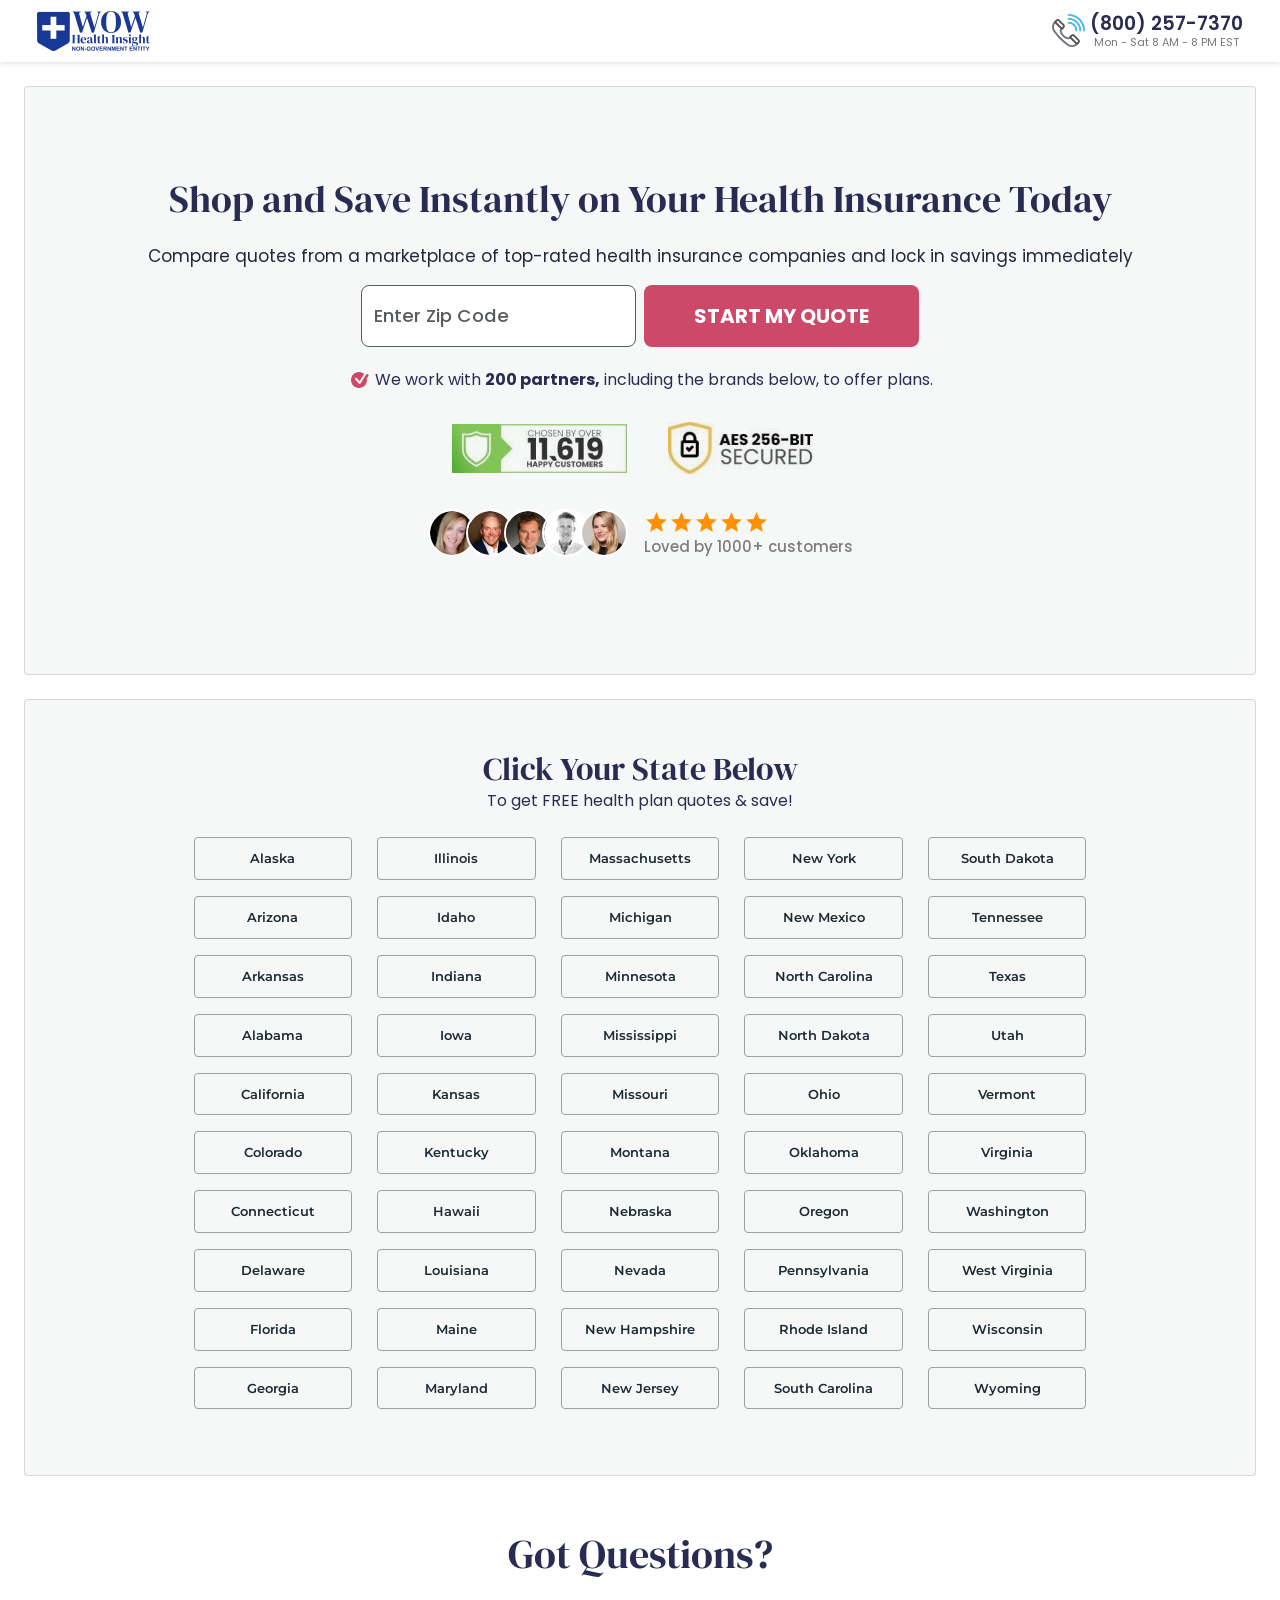
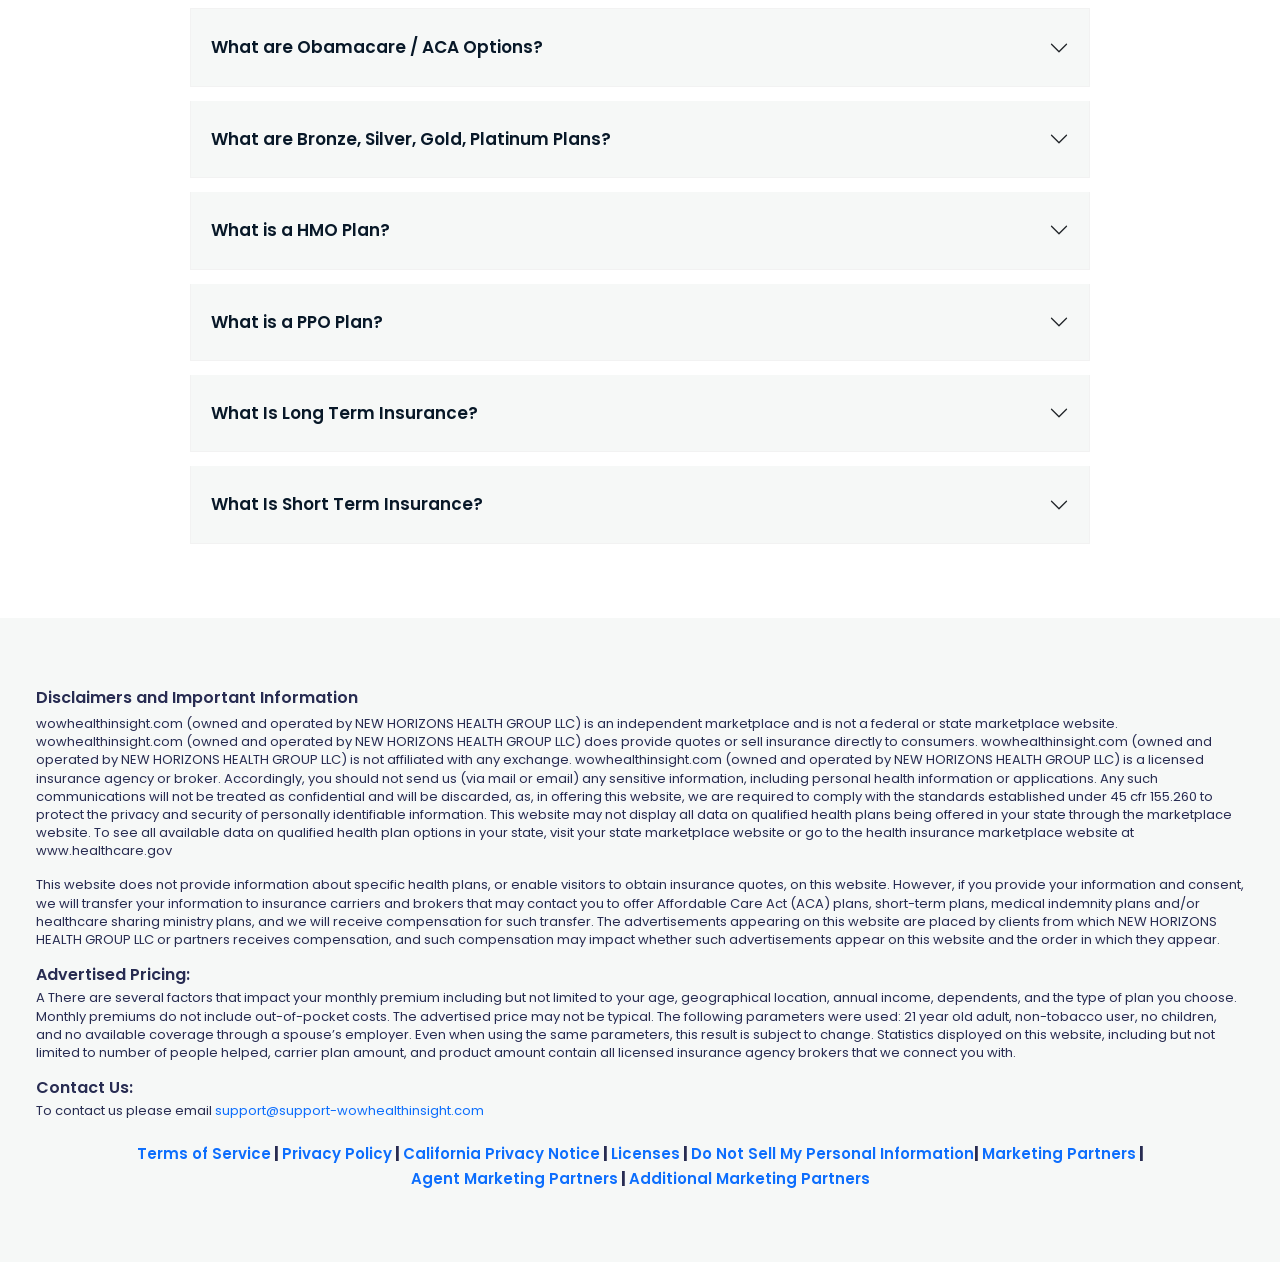
<file: index.html>
<!DOCTYPE html>
<html class="no-js" lang="">
  <head>
    <meta charset="utf-8" />
    <meta http-equiv="x-ua-compatible" content="ie=edge" />
    <title>Wow Health Insight</title>
    <meta name="description" content="" />
    <meta name="viewport" content="width=device-width, initial-scale=1" />
    <!-- Favicons -->
    <link rel="icon" type="image/x-icon" href="/images/favicon.webp" />
    <link href="/images/favicon.webp" rel="apple-touch-icon" />
    <!-- <base href="/"> -->

    <link
      href="https://cdn.jsdelivr.net/npm/bootstrap@5.3.0/dist/css/bootstrap.min.css"
      rel="stylesheet"
      integrity="sha384-9ndCyUaIbzAi2FUVXJi0CjmCapSmO7SnpJef0486qhLnuZ2cdeRhO02iuK6FUUVM"
      crossorigin="anonymous"
    />
    <link rel="stylesheet" href="./assets/css/bootstrap.min.css" />
    <link rel="stylesheet" href="./style4_minified.css" />
    <link rel="preconnect" href="https://fonts.googleapis.com" />
    <link rel="preconnect" href="https://fonts.gstatic.com" crossorigin />

    <link href="https://fonts.cdnfonts.com/css/montserrat" rel="stylesheet" />

    <style>
      .bg-light {
        background-color: #f6f8f7 !important;
      }
      .border-s-light {
        border: 1px solid rgba(0, 0, 0, 0.125);
        border-radius: 0.25rem !important;
      }
      #zipcode {
        font-size: 1.15rem;
      }
    </style>

    <script>
      (function (w, d, s, l, i) {
        w[l] = w[l] || [];
        w[l].push({ "gtm.start": new Date().getTime(), event: "gtm.js" });
        var f = d.getElementsByTagName(s)[0],
          j = d.createElement(s),
          dl = l != "dataLayer" ? "&l=" + l : "";
        j.async = true;
        j.src = "https://www.googletagmanager.com/gtm.js?id=" + i + dl;
        f.parentNode.insertBefore(j, f);
      })(window, document, "script", "dataLayer", "GTM-P7ZK2JB");
    </script>

    <script>
      var head = document.head;
      var script = document.createElement("script");
      script.type = "text/javascript";
      script.src =
        "https://t.wowhealthinsight.com/v1/lst/universal-script?ph=38334f4769723ac39348d829b8d0f9c703c3cbf5177397e4d1a3617d947b7907&tag=!clicked&ref_url=" +
        encodeURI(document.URL);
      head.appendChild(script);
    </script>
  </head>

  <body>
    <header class="nav-header">
      <div class="container-fluid">
        <div class="nav-logo">
          <img src="assets/img/logo/logo.webp" alt="" />
        </div>
        <!-- /.nav-logo -->

        <a href="tel:8002577370" class="phone-flex">
          <img
            src="assets/img/users/phone-call.webp"
            class="phon-logo"
            alt="phone"
          />
          <div class="clltxt">
            <span> (800) 257-7370 </span>
            <p>Mon - Sat 8 AM - 8 PM EST</p>
          </div>
          <!-- /.clltxt --> </a
        ><!-- /.phone-flex -->
      </div>
      <!-- /.container -->
    </header>
    <!-- /.nav-header -->

    <div
      class="alert alert-primary text-center mb-0 mobi-alrt"
      id="imagecheck"
      style="display: none"
    >
      <div class="row">
        <div class="col-md-12 col-sm-12">
          <span id="headlineimage"></span>
        </div>
        <div class="col-md-12 col-sm-12">
          <img
            id="providerimagealert"
            style="max-width: 150px; padding-top: 10px"
          />
        </div>
      </div>
    </div>
    <!-- /.alert -->

    <!-- Hero Section -->
    <!-- <div class="hero-area-wrapper"> -->
    <section
      class="hero-area border-s-light m-4 sm:m-10 p-6 sm:p-10 rounded-2xl md:py-6 md:mt-4 md:mx-32"
    >
      <div class="container">
        <div class="col gx-0 align-items-center justify-content-center">
          <div class="col-lg-12">
            <div class="d-none">
              <div class="mob-google">
                <div class="star-flex">
                  <svg
                    xmlns="http://www.w3.org/2000/svg"
                    xmlns:xlink="http://www.w3.org/1999/xlink"
                    aria-hidden="true"
                    role="img"
                    class="iconify iconify--ic"
                    width="100%"
                    height="100%"
                    preserveAspectRatio="xMidYMid meet"
                    viewBox="0 0 24 24"
                  >
                    <path
                      fill="currentColor"
                      d="M12 17.27L18.18 21l-1.64-7.03L22 9.24l-7.19-.61L12 2L9.19 8.63L2 9.24l5.46 4.73L5.82 21L12 17.27z"
                    ></path>
                  </svg>
                  <svg
                    xmlns="http://www.w3.org/2000/svg"
                    xmlns:xlink="http://www.w3.org/1999/xlink"
                    aria-hidden="true"
                    role="img"
                    class="iconify iconify--ic"
                    width="100%"
                    height="100%"
                    preserveAspectRatio="xMidYMid meet"
                    viewBox="0 0 24 24"
                  >
                    <path
                      fill="currentColor"
                      d="M12 17.27L18.18 21l-1.64-7.03L22 9.24l-7.19-.61L12 2L9.19 8.63L2 9.24l5.46 4.73L5.82 21L12 17.27z"
                    ></path>
                  </svg>
                  <svg
                    xmlns="http://www.w3.org/2000/svg"
                    xmlns:xlink="http://www.w3.org/1999/xlink"
                    aria-hidden="true"
                    role="img"
                    class="iconify iconify--ic"
                    width="100%"
                    height="100%"
                    preserveAspectRatio="xMidYMid meet"
                    viewBox="0 0 24 24"
                  >
                    <path
                      fill="currentColor"
                      d="M12 17.27L18.18 21l-1.64-7.03L22 9.24l-7.19-.61L12 2L9.19 8.63L2 9.24l5.46 4.73L5.82 21L12 17.27z"
                    ></path>
                  </svg>
                  <svg
                    xmlns="http://www.w3.org/2000/svg"
                    xmlns:xlink="http://www.w3.org/1999/xlink"
                    aria-hidden="true"
                    role="img"
                    class="iconify iconify--ic"
                    width="100%"
                    height="100%"
                    preserveAspectRatio="xMidYMid meet"
                    viewBox="0 0 24 24"
                  >
                    <path
                      fill="currentColor"
                      d="M12 17.27L18.18 21l-1.64-7.03L22 9.24l-7.19-.61L12 2L9.19 8.63L2 9.24l5.46 4.73L5.82 21L12 17.27z"
                    ></path>
                  </svg>
                  <svg
                    xmlns="http://www.w3.org/2000/svg"
                    xmlns:xlink="http://www.w3.org/1999/xlink"
                    aria-hidden="true"
                    role="img"
                    class="iconify iconify--ic"
                    width="100%"
                    height="100%"
                    preserveAspectRatio="xMidYMid meet"
                    viewBox="0 0 24 24"
                  >
                    <path
                      fill="currentColor"
                      d="M12 17.27L18.18 21l-1.64-7.03L22 9.24l-7.19-.61L12 2L9.19 8.63L2 9.24l5.46 4.73L5.82 21L12 17.27z"
                    ></path>
                  </svg>
                </div>
                <!-- /.star-flex -->
                <p>Top Level Service</p>
              </div>
              <!-- /.mob-google -->
            </div>
            <!-- /.d-lg-none -->

            <div class="hero-left">
              <h1 id="headerText" class="text-center"></h1>

              <p class="sub-text text-center" id="subHeader"></p>

              <form
                onSubmit="return false;"
                class="col-md-6 col-sm-12D mx-auto"
              >
                <div class="form-con rounded">
                  <input
                    type="text"
                    class="form-control input-fil"
                    placeholder="Enter Zip Code"
                    id="zipcode"
                  />
                  <button class="btn-action" type="button" id="button1">
                    <span class="desktop-only"> START MY QUOTE </span>
                    <span class="mobile-only"> Lock in Savings Today </span>
                    <svg
                      class="mobile-only"
                      width="24"
                      height="24"
                      viewBox="0 0 24 24"
                      fill="none"
                      xmlns="http://www.w3.org/2000/svg"
                    >
                      <path
                        d="M9 18L15 12L9 6"
                        stroke="#fff"
                        stroke-width="2"
                        stroke-linecap="round"
                        stroke-linejoin="round"
                      ></path>
                    </svg>
                  </button>
                </div>
                <!-- /.form-con -->
              </form>
              <div class="mobile-only text-center">
                <p class="mb-3" style="font-size: 17px; font-weight: 500">
                  Speak directly with a licensed agent
                </p>
                <a
                  class="globalFooter__telephoneNum w-100"
                  href="tel:8002577370"
                  style="max-width: 100%; background: #fd7602"
                >
                  <svg
                    class="globalFooter__phoneCallIcon"
                    width="24"
                    height="25"
                    viewBox="0 0 24 25"
                    fill="white"
                    xmlns="http://www.w3.org/2000/svg"
                  >
                    <g clip-path="url(#clip0_1672_1533)">
                      <path
                        d="M8.22976 5.72673C8.70273 6.53527 8.6757 6.85868 8.00003 7.50551C7.44597 8.04453 6.79733 8.51618 6.22976 9.04173C5.41895 9.79636 5.28381 10.1871 5.81084 11.1574C6.29733 12.0737 6.86489 12.9901 7.5676 13.7447C9.40543 15.766 11.5271 17.4909 13.8514 18.9597C14.7703 19.5392 15.1622 19.4583 15.8649 18.6229C16.3108 18.0973 16.7298 17.5313 17.1757 17.0058C17.8514 16.2107 18.2568 16.1434 19.1487 16.6689C20.4595 17.437 21.7838 18.2051 23.0811 18.9732C24.0676 19.5527 24.1757 19.8626 23.7568 20.9407C22.8784 23.245 20.3379 24.8486 17.7973 24.7138C15.5406 24.606 13.5271 23.7436 11.6352 22.5982C7.66219 20.186 4.28381 17.1405 2.02706 13.017C1.10814 11.3326 0.500029 9.54032 0.12165 7.66722C-0.37835 5.10686 0.689218 3.23375 2.6757 1.77839C3.28381 1.3337 3.09462 1.46845 3.86489 0.915953C4.35138 0.565588 5.16219 0.71382 5.55408 1.34717C8.22976 5.72673 8.22976 5.72673 8.22976 5.72673Z"
                      ></path>
                    </g>
                    <defs>
                      <clipPath id="clip0_1672_1533">
                        <rect
                          width="24"
                          height="24"
                          fill="white"
                          transform="translate(0 0.727295)"
                        ></rect>
                      </clipPath>
                    </defs>
                  </svg>
                  <span class="js-medicare-swap-inline" style="display: none"
                    >1&nbsp;</span
                  >
                  (800) 257-7370
                </a>
              </div>

              <div class="desktop-only text-center">
                <div
                  class="d-flex flex-column justify-content-center align-items-center gap-2 md-gap-0 mt-2 mb-2 md-mt-8"
                >
                  <!-- <div
                      class="d-flex justify-content-center align-items-center gap-2"
                    >
                      
                      <span class="md-block mobile-size">
                        We've helped <b>2467 people</b> from this month.
                      </span>
                    </div> -->
                  <div class="d-md-block d-lg-block d-none">
                    <p>
                      <svg
                        xmlns="http://www.w3.org/2000/svg"
                        x="0px"
                        y="0px"
                        width="24"
                        height="24"
                        viewBox="0 0 72 72"
                      >
                        <path
                          d="M62.991,18.668c1.854,1.2,2.386,3.677,1.186,5.531l-4.642,7.173C59.829,32.872,60,34.415,60,36	c0,13.25-10.75,24-24,24S12,49.25,12,36s10.75-24,24-24c5.99,0,11.46,2.2,15.67,5.83L37.48,39.76l-8.15-9.33	c-1.09-1.25-2.98-1.38-4.23-0.29c-1.25,1.09-1.38,2.98-0.29,4.23l10.76,12.34c0.58,0.65,1.4,1.03,2.26,1.03	c0.08,0,0.15-0.01,0.22-0.01c0.94-0.07,1.79-0.57,2.3-1.36l17.11-26.516C58.66,17.998,61.135,17.467,62.991,18.668z"
                          fill="#CD496A"
                        ></path>
                      </svg>
                      We work with
                      <b class="text-gray-800">200 partners,</b> including the
                      brands below, to offer plans.
                    </p>
                  </div>
                </div>

                <!-- /.single-flex -->
              </div>
              <!-- /.why-ch -->

              <!-- /.avatar-flex -->
            </div>
            <!-- /.hero-left -->
          </div>
          <!-- /.col-lg-6 -->

          <div class="col-lg-12 mt-3 d-block container-view" style="">
            <div class="row gy-2 px-10 justify-content-center">
              <div class="col-md-3 col-sm-6 mobile-view">
                <div class="simple-card">
                  <div
                    onclick="openQuestionPage()"
                    class="card-single cursor-pointer"
                  >
                    <img src="./images/hero/badge-1.jpeg" alt="" />
                  </div>
                </div>
              </div>
              <!-- /.col-lg-6 -->
              <div class="col-md-3 col-sm-6 mobile-view">
                <div class="simple-card">
                  <div
                    onclick="openQuestionPage()"
                    class="card-single cursor-pointer"
                  >
                    <img src="./images/hero/badge-2.jpeg" alt="" />
                  </div>
                </div>
              </div>
              <!-- /.col-lg-6 -->
              <!-- <div class="col-md-3 col-sm-4 mobile-view">
                <div class="simple-card">
                  <div
                    onclick="openQuestionPage()"
                    class="card-single cursor-pointer"
                  >
                    <img src="assets/img/hero/united.webp" alt="" />
                  </div>
                </div>
              </div> -->
              <!-- /.col-lg-6 -->
              <!-- <div class="col-md-3 col-sm-4 mobile-view">
                <div class="simple-card">
                  <div
                    onclick="openQuestionPage()"
                    class="card-single cursor-pointer"
                  >
                    <img src="assets/img/hero/cigna-logo.svg" alt="" />
                  </div>
                </div>
              </div> -->
              <!-- /.col-lg-6 -->
            </div>
            <!-- /.row -->
          </div>
          <div class="avatar-flex">
            <div class="avatar-img">
              <img src="assets/img/users/1.webp" alt="" />
              <img src="assets/img/users/2.webp" alt="" />
              <img src="assets/img/users/3.webp" alt="" />
              <img src="assets/img/users/4.webp" alt="" />
              <img src="assets/img/users/5.webp" alt="" />
            </div>
            <!-- /.avatar-img -->
            <div class="rate-flex">
              <div class="star-flex">
                <svg
                  xmlns="http://www.w3.org/2000/svg"
                  xmlns:xlink="http://www.w3.org/1999/xlink"
                  aria-hidden="true"
                  role="img"
                  class="iconify iconify--ic"
                  width="100%"
                  height="100%"
                  preserveAspectRatio="xMidYMid meet"
                  viewBox="0 0 24 24"
                >
                  <path
                    fill="currentColor"
                    d="M12 17.27L18.18 21l-1.64-7.03L22 9.24l-7.19-.61L12 2L9.19 8.63L2 9.24l5.46 4.73L5.82 21L12 17.27z"
                  ></path>
                </svg>
                <svg
                  xmlns="http://www.w3.org/2000/svg"
                  xmlns:xlink="http://www.w3.org/1999/xlink"
                  aria-hidden="true"
                  role="img"
                  class="iconify iconify--ic"
                  width="100%"
                  height="100%"
                  preserveAspectRatio="xMidYMid meet"
                  viewBox="0 0 24 24"
                >
                  <path
                    fill="currentColor"
                    d="M12 17.27L18.18 21l-1.64-7.03L22 9.24l-7.19-.61L12 2L9.19 8.63L2 9.24l5.46 4.73L5.82 21L12 17.27z"
                  ></path>
                </svg>
                <svg
                  xmlns="http://www.w3.org/2000/svg"
                  xmlns:xlink="http://www.w3.org/1999/xlink"
                  aria-hidden="true"
                  role="img"
                  class="iconify iconify--ic"
                  width="100%"
                  height="100%"
                  preserveAspectRatio="xMidYMid meet"
                  viewBox="0 0 24 24"
                >
                  <path
                    fill="currentColor"
                    d="M12 17.27L18.18 21l-1.64-7.03L22 9.24l-7.19-.61L12 2L9.19 8.63L2 9.24l5.46 4.73L5.82 21L12 17.27z"
                  ></path>
                </svg>
                <svg
                  xmlns="http://www.w3.org/2000/svg"
                  xmlns:xlink="http://www.w3.org/1999/xlink"
                  aria-hidden="true"
                  role="img"
                  class="iconify iconify--ic"
                  width="100%"
                  height="100%"
                  preserveAspectRatio="xMidYMid meet"
                  viewBox="0 0 24 24"
                >
                  <path
                    fill="currentColor"
                    d="M12 17.27L18.18 21l-1.64-7.03L22 9.24l-7.19-.61L12 2L9.19 8.63L2 9.24l5.46 4.73L5.82 21L12 17.27z"
                  ></path>
                </svg>
                <svg
                  xmlns="http://www.w3.org/2000/svg"
                  xmlns:xlink="http://www.w3.org/1999/xlink"
                  aria-hidden="true"
                  role="img"
                  class="iconify iconify--ic"
                  width="100%"
                  height="100%"
                  preserveAspectRatio="xMidYMid meet"
                  viewBox="0 0 24 24"
                >
                  <path
                    fill="currentColor"
                    d="M12 17.27L18.18 21l-1.64-7.03L22 9.24l-7.19-.61L12 2L9.19 8.63L2 9.24l5.46 4.73L5.82 21L12 17.27z"
                  ></path>
                </svg>
              </div>
              <!-- /.star-flex -->
              <p>Loved by 1000+ customers</p>
            </div>
            <!-- /.rate-flex -->
          </div>
          <!-- /.col-lg-6 -->
        </div>
        <!-- /.row -->
      </div>
      <!-- /.container -->
    </section>
    <!-- </div> -->
    <!-- /.hero-area -->

    <!-- States section -->
    <section class="hero-area border-s-light m-4 para state-list">
      <div class="container text-center">
        <h2 class="paragraphHeader" style="text-transform: capitalize">
          Click your state below
        </h2>
        <p class="states-sub-title">To get FREE health plan quotes & save!</p>
        <div class="list-states mt-4 desktop-only">
          <ul class="states-container js-select-state">
            <li data-zip="99501">Alaska</li>
            <li data-zip="85001">Arizona</li>
            <li data-zip="72201">Arkansas</li>
            <li data-zip="35201">Alabama</li>
            <li data-zip="90001">California</li>
            <li data-zip="80123">Colorado</li>
            <li data-zip="06601">Connecticut</li>
            <li data-zip="19801">Delaware</li>
            <li data-zip="32099">Florida</li>
            <li data-zip="30301">Georgia</li>
            <li data-zip="60290">Illinois</li>
            <li data-zip="83701">Idaho</li>
            <li data-zip="46201">Indiana</li>
            <li data-zip="50301">Iowa</li>
            <li data-zip="67201">Kansas</li>
            <li data-zip="40201">Kentucky</li>
            <li data-zip="96813">Hawaii</li>
            <li data-zip="70112">Louisiana</li>
            <li data-zip="04101">Maine</li>
            <li data-zip="21117">Maryland</li>
            <li data-zip="02108">Massachusetts</li>
            <li data-zip="48201">Michigan</li>
            <li data-zip="55401">Minnesota</li>
            <li data-zip="39201">Mississippi</li>
            <li data-zip="66101">Missouri</li>
            <li data-zip="59101">Montana</li>
            <li data-zip="68022">Nebraska</li>
            <li data-zip="89101">Nevada</li>
            <li data-zip="03101">New Hampshire</li>
            <li data-zip="07101">New Jersey</li>
            <li data-zip="10001">New York</li>
            <li data-zip="87101">New Mexico</li>
            <li data-zip="28201">North Carolina</li>
            <li data-zip="58102">North Dakota</li>
            <li data-zip="43085">Ohio</li>
            <li data-zip="73101">Oklahoma</li>
            <li data-zip="97201">Oregon</li>
            <li data-zip="19019">Pennsylvania</li>
            <li data-zip="02901">Rhode Island</li>
            <li data-zip="29201">South Carolina</li>
            <li data-zip="57101">South Dakota</li>
            <li data-zip="37501">Tennessee</li>
            <li data-zip="77001">Texas</li>
            <li data-zip="84101">Utah</li>
            <li data-zip="05401">Vermont</li>
            <li data-zip="23450">Virginia</li>
            <li data-zip="98101">Washington</li>
            <li data-zip="24701">West Virginia</li>
            <li data-zip="53202">Wisconsin</li>
            <li data-zip="82001">Wyoming</li>
          </ul>
        </div>
        <div class="mobile-only" id="lp_state_stat">
          <div class="state-wrap mt-3 mobile-only">
            <select
              id="state"
              name="state"
              class="select-state"
              aria-label="Select a State"
              value="PB"
            >
              <option value="" selected="">SELECT YOUR STATE</option>
              <option value="35004">Alabama</option>
              <option value="99501">Alaska</option>
              <option value="85001">Arizona</option>
              <option value="71601">Arkansas</option>
              <option value="90001">California</option>
              <option value="80001">Colorado</option>
              <option value="06001">Connecticut</option>
              <option value="19901">Delaware</option>
              <option value="32003">Florida</option>
              <option value="30002">Georgia</option>
              <option value="96701">Hawaii</option>
              <option value="83201">Idaho</option>
              <option value="60001">Illinois</option>
              <option value="46001">Indiana</option>
              <option value="50001">Iowa</option>
              <option value="66002">Kansas</option>
              <option value="40003">Kentucky</option>
              <option value="70001">Louisiana</option>
              <option value="03901">Maine</option>
              <option value="20601">Maryland</option>
              <option value="01001">Massachusetts</option>
              <option value="48001">Michigan</option>
              <option value="55001">Minnesota</option>
              <option value="38601">Mississippi</option>
              <option value="63001">Missouri</option>
              <option value="59001">Montana</option>
              <option value="68001">Nebraska</option>
              <option value="89001">Nevada</option>
              <option value="03031">New Hampshire</option>
              <option value="07001">New Jersey</option>
              <option value="87001">New Mexico</option>
              <option value="10001">New York</option>
              <option value="27006">North Carolina</option>
              <option value="58001">North Dakota</option>
              <option value="43001">Ohio</option>
              <option value="73001">Oklahoma</option>
              <option value="97001">Oregon</option>
              <option value="15001">Pennsylvania</option>
              <option value="02801">Rhode Island</option>
              <option value="29001">South Carolina</option>
              <option value="57001">South Dakota</option>
              <option value="37010">Tennessee</option>
              <option value="75001">Texas</option>
              <option value="84001">Utah</option>
              <option value="05001">Vermont</option>
              <option value="20101">Virginia</option>
              <option value="98001">Washington</option>
              <option value="24701">West Virginia</option>
              <option value="53001">Wisconsin</option>
              <option value="82001">Wyoming</option>
            </select>
            <span class="select-dropdown-arrow" aria-hidden="true">
              <img
                loading="lazy"
                class="icon-down-arrow"
                src="./images/icon-down-arrow.svg"
                alt="down arrow"
                width="100%"
                height="100%"
              />
            </span>
          </div>
          <button type="button" class="quote-btn" id="button2">
            Start my quote
          </button>
        </div>
      </div>
    </section>

    <!-- <section class="para">
      <div class="container">
        <div class="row justify-content-center">
          <div class="col-lg-12 mt-5 pt-5">
            <div class="text-sec">
              <h2 id="paragraphHeader"></h2>
              <p id="paragraphs"></p>
            </div>
          </div>
        </div>
      </div>
    </section> -->
    <!-- /.para -->

    <!-- CTA section -->
    <!-- <section class="hero-area bg-light m-4 para parax2 cta-section">
      <div class="container d-flex flex-column align-items-center">
        <h2 class="paragraphHeader">To shop over the phone call</h2>
        <div class="cta-btn mt-3">
          <a href="tel:1-844-922-2064">
            <img
              loading="lazy"
              src="./images/phone_white_200x200.gif"
              width="33px"
              height="37px"
              alt="Phone icon for call to action"
            />
            <span class="ringpool">1-844-922-2064</span>
          </a>
        </div>

        <div class="cta-caption mt-3">
          <p>
            <img
              loading="lazy"
              class="wp-image-1033 alignleft me-3"
              src="./images/pulse_120x120.gif"
              alt=""
              width="20"
              height="20"
            />Call for free live assistance
          </p>
        </div>
      </div>
    </section> -->

    <section class="faqs">
      <div class="container">
        <div class="section-title">
          <h2 class="title-color">Got Questions?</h2>
        </div>
        <div class="border-padding">
          <div class="faq-con">
            <div class="accordion" id="accordionExample">
              <div class="accordion-item wow fadeIn" data-wow-delay=".5s">
                <h2 class="accordion-header" id="headingTwo">
                  <button
                    class="accordion-button collapsed"
                    type="button"
                    data-bs-toggle="collapse"
                    data-bs-target="#collapseTwo"
                    aria-expanded="true"
                    aria-controls="collapseTwo"
                    id="accordian2"
                  >
                    What are Obamacare / ACA Options?
                  </button>
                </h2>
                <div
                  id="collapseTwo"
                  class="accordion-collapse collapse"
                  aria-labelledby="headingTwo"
                  data-bs-parent="#accordionExample"
                >
                  <div class="accordion-body">
                    <p>
                      Obamacare, also known as the Affordable Care Act (ACA), is
                      a comprehensive healthcare reform law enacted in March
                      2010, aimed at improving the accessibility, affordability,
                      and quality of healthcare in the United States.
                    </p>
                    <p class="mt-2">
                      The primary goal of the ACA is to provide affordable
                      health insurance coverage to millions of uninsured
                      Americans by offering financial assistance, and
                      implementing consumer protections.
                    </p>
                    <p class="mt-2">
                      Under the ACA, health insurance is available through the
                      Health Insurance Marketplace.
                    </p>
                  </div>
                </div>
              </div>
              <div class="accordion-item wow fadeIn" data-wow-delay=".5s">
                <h2 class="accordion-header" id="headingThree">
                  <button
                    class="accordion-button collapsed"
                    type="button"
                    data-bs-toggle="collapse"
                    data-bs-target="#collapseThree"
                    aria-expanded="true"
                    aria-controls="collapseThree"
                    id="accordian3"
                  >
                    What are Bronze, Silver, Gold, Platinum Plans?
                  </button>
                </h2>
                <div
                  id="collapseThree"
                  class="accordion-collapse collapse"
                  aria-labelledby="headingThree"
                  data-bs-parent="#accordionExample"
                >
                  <div class="accordion-body">
                    <p>
                      These plans are categorized into four different tiers:
                      bronze, silver, gold, and platinum. The bronze, silver,
                      and gold plans offer different levels of coverage and
                      pricing to cater to the diverse needs of consumers.
                    </p>
                    <p class="mt-2">
                      Bronze plans typically have lower monthly premiums but
                      higher out-of-pocket costs, making them a suitable option
                      for those who are relatively healthy and do not expect to
                      use many healthcare services. Silver and gold plans have
                      higher monthly premiums but lower out-of-pocket expenses,
                      making them a better fit for those who anticipate using
                      more healthcare services or have chronic conditions.
                    </p>
                  </div>
                </div>
              </div>
              <div class="accordion-item wow fadeIn" data-wow-delay=".5s">
                <h2 class="accordion-header" id="headingFour">
                  <button
                    class="accordion-button collapsed"
                    type="button"
                    data-bs-toggle="collapse"
                    data-bs-target="#collapseFour"
                    aria-expanded="true"
                    aria-controls="collapseFour"
                    id="accordian4"
                  >
                    What is a HMO Plan?
                  </button>
                </h2>
                <div
                  id="collapseFour"
                  class="accordion-collapse collapse"
                  aria-labelledby="headingFour"
                  data-bs-parent="#accordionExample"
                >
                  <div class="accordion-body">
                    <p>
                      HMOs (Health Maintenance Organizations) are a lower cost
                      alternative to PPOs, offering less flexibility but also
                      lower premiums. HMO members must receive care from
                      doctors, specialists and hospitals that are within the
                      HMO’s network. Unlike a PPO.
                    </p>
                    <p class="mt-2">
                      You select a primary care physician, or PCP, who serves as
                      your primary contact for all of your healthcare needs.
                      They must also be consulted in order to see a specialist.
                    </p>
                  </div>
                </div>
              </div>
              <div class="accordion-item wow fadeIn" data-wow-delay=".5s">
                <h2 class="accordion-header" id="headingFive">
                  <button
                    class="accordion-button collapsed"
                    type="button"
                    data-bs-toggle="collapse"
                    data-bs-target="#collapseFive"
                    aria-expanded="false"
                    aria-controls="collapseFive"
                    id="accordian5"
                  >
                    What is a PPO Plan?
                  </button>
                </h2>
                <div
                  id="collapseFive"
                  class="accordion-collapse collapse"
                  aria-labelledby="headingFive"
                  data-bs-parent="#accordionExample"
                >
                  <div class="accordion-body">
                    <p>
                      One of the most popular options is a Preferred Provider
                      Organization (Also known as PPO). PPO includes individual
                      and family health coverage options.
                    </p>
                    <p class="mt-2">
                      Healthcare is provided by a network of providers who are
                      partnered with the PPO plan and offer a substantial
                      discount to their normal rates. Members can also receive
                      service from providers outside of the network for a higher
                      out-of-pocket cost.
                    </p>
                  </div>
                </div>
              </div>
              <div class="accordion-item wow fadeIn" data-wow-delay=".5s">
                <h2 class="accordion-header" id="headingSix">
                  <button
                    class="accordion-button collapsed"
                    type="button"
                    data-bs-toggle="collapse"
                    data-bs-target="#collapseSix"
                    aria-expanded="false"
                    aria-controls="collapseSix"
                    id="accordian6"
                  >
                    What Is Long Term Insurance?
                  </button>
                </h2>
                <div
                  id="collapseSix"
                  class="accordion-collapse collapse"
                  aria-labelledby="headingSix"
                  data-bs-parent="#accordionExample"
                >
                  <div class="accordion-body">
                    <p>
                      Long term health insurance or long duration insurance
                      refers to health insurance plans that are meant to be held
                      for a long time, typically at least one year or longer.
                    </p>
                    <p class="mt-2">
                      They are a great solution when you have a stable job or
                      situation that you know you'll be in for a long time.
                      There are plans available where rates do not increase for
                      some time.
                    </p>
                  </div>
                </div>
              </div>

              <div class="accordion-item wow fadeIn" data-wow-delay=".5s">
                <h2 class="accordion-header" id="headingSeven">
                  <button
                    class="accordion-button collapsed"
                    type="button"
                    data-bs-toggle="collapse"
                    data-bs-target="#collapseSeven"
                    aria-expanded="false"
                    aria-controls="collapseSeven"
                    id="accordian7"
                  >
                    What Is Short Term Insurance?
                  </button>
                </h2>
                <div
                  id="collapseSeven"
                  class="accordion-collapse collapse"
                  aria-labelledby="headingSeven"
                  data-bs-parent="#accordionExample"
                >
                  <div class="accordion-body">
                    <p>
                      Short term health insurance or limited duration insurance
                      refers to health insurance plans that are temporary,
                      typically several months to a year.
                    </p>
                    <p class="mt-2">
                      They are a great solution when you're between jobs, a
                      recent college graduate, or waiting for group coverage to
                      start. Short term health insurance policies always have a
                      termination date that you choose when you apply.
                    </p>
                  </div>
                </div>
              </div>
            </div>
          </div>
          <!-- /.faq-con -->
        </div>
      </div>
      <!-- /.container -->
    </section>
    <!-- /.faqs -->

    <footer class="main-footer">
      <div class="container-fluid">
        <div class="disc">
          <h4>Disclaimers and Important Information</h4>
          <p class="mb-3 mt-2">
            wowhealthinsight.com (owned and operated by NEW HORIZONS HEALTH
            GROUP LLC) is an independent marketplace and is not a federal or
            state marketplace website. wowhealthinsight.com (owned and operated
            by NEW HORIZONS HEALTH GROUP LLC) does provide quotes or sell
            insurance directly to consumers. wowhealthinsight.com (owned and
            operated by NEW HORIZONS HEALTH GROUP LLC) is not affiliated with
            any exchange. wowhealthinsight.com (owned and operated by NEW
            HORIZONS HEALTH GROUP LLC) is a licensed insurance agency or broker.
            Accordingly, you should not send us (via mail or email) any
            sensitive information, including personal health information or
            applications. Any such communications will not be treated as
            confidential and will be discarded, as, in offering this website, we
            are required to comply with the standards established under 45 cfr
            155.260 to protect the privacy and security of personally
            identifiable information. This website may not display all data on
            qualified health plans being offered in your state through the
            marketplace website. To see all available data on qualified health
            plan options in your state, visit your state marketplace website or
            go to the health insurance marketplace website at www.healthcare.gov
          </p>

          <p>
            This website does not provide information about specific health
            plans, or enable visitors to obtain insurance quotes, on this
            website. However, if you provide your information and consent, we
            will transfer your information to insurance carriers and brokers
            that may contact you to offer Affordable Care Act (ACA) plans,
            short-term plans, medical indemnity plans and/or healthcare sharing
            ministry plans, and we will receive compensation for such transfer.
            The advertisements appearing on this website are placed by clients
            from which NEW HORIZONS HEALTH GROUP LLC or partners receives
            compensation, and such compensation may impact whether such
            advertisements appear on this website and the order in which they
            appear.
          </p>
          <h4 class="mt-3">Advertised Pricing:</h4>
          <p>
            A There are several factors that impact your monthly premium
            including but not limited to your age, geographical location, annual
            income, dependents, and the type of plan you choose. Monthly
            premiums do not include out-of-pocket costs. The advertised price
            may not be typical. The following parameters were used: 21 year old
            adult, non-tobacco user, no children, and no available coverage
            through a spouse’s employer. Even when using the same parameters,
            this result is subject to change. Statistics disployed on this
            website, including but not limited to number of people helped,
            carrier plan amount, and product amount contain all licensed
            insurance agency brokers that we connect you with.
          </p>
          <h4 class="mt-3">Contact Us:</h4>
          <p>
            To contact us please email
            <a
              href="mailto:support@support-wowhealthinsight.com"
              style="display: inline-block"
            >
              support@support-wowhealthinsight.com</a
            >
          </p>

          <div class="footer-links">
            <b
              ><a href="/terms.html">Terms of Service</a> |
              <a href="/privacy.html">Privacy Policy</a> |
              <a href="california.html">California Privacy Notice</a> |
              <a href="licenses.html">Licenses</a> |
              <a href="donotcallme.html">Do Not Sell My Personal Information</a
              >|
              <a href="https://www.quotelab.com/marketing-partners.html"
                >Marketing Partners</a
              >
              |
              <a href="https://www.quotelab.com/agent-marketing-partners.html"
                >Agent Marketing Partners</a
              >
              |
              <a href="additional-partners.html"
                >Additional Marketing Partners</a
              >
            </b>
          </div>
        </div>
        <!-- /.disc -->
      </div>
      <!-- /.container -->
    </footer>
    <!-- /.main-footer -->

    <!-- Modal  popup -->
    <div
      class="modal fade load-modal"
      id="launchModal"
      tabindex="-1"
      aria-hidden="true"
    >
      <div class="modal-dialog modal-dialog-centered">
        <div class="modal-content border-0">
          <button
            type="button"
            class="btn-close"
            data-bs-dismiss="modal"
            aria-label="Close"
          ></button>

          <div class="modal-body">
            <div
              class="row gy-lg-0 gy-3 align-items-center justify-content-center"
            >
              <div class="col-lg-4 col-md-6 col-sm-4 col-5">
                <img
                  src="assets/img/girl-care.webp"
                  class="img-fluid"
                  alt="img"
                />
              </div>
              <!-- /.col-lg-4 -->
              <div class="col-lg-8">
                <h2>Did you find a plan right for you?</h2>
                <a href="tel:+8002577370" class="call-link">
                  <img src="assets/img/users/phone-call.webp" alt="phone" />
                  <span>(800) 257-7370</span>
                </a>
                <p>Connect with our licensed agents to discuss your options.</p>
              </div>
              <!-- /.col-lg-8 -->
            </div>
            <!-- /.row -->
          </div>
          <div class="modal-bot">
            <div
              onclick="openQuestionPage()"
              class="btn-modal"
              style="cursor: pointer"
            >
              THANKS. I'LL CONTINUE ONLINE.
            </div>
          </div>
          <!-- /.modal-bot -->
        </div>
      </div>
    </div>

    <!-- Global Footer -->

    <div class="globalFooter_callContainer js-header-phone">
      <div class="globalFooter__callCta">
        <p>
          <span class="sticky-footer-pulse"></span>
          Speak to an Agent!
        </p>
        <a class="globalFooter__telephoneNum" href="tel:8002577370">
          <svg
            class="globalFooter__phoneCallIcon"
            width="24"
            height="25"
            viewBox="0 0 24 25"
            fill="white"
            xmlns="http://www.w3.org/2000/svg"
          >
            <g clip-path="url(#clip0_1672_1533)">
              <path
                d="M8.22976 5.72673C8.70273 6.53527 8.6757 6.85868 8.00003 7.50551C7.44597 8.04453 6.79733 8.51618 6.22976 9.04173C5.41895 9.79636 5.28381 10.1871 5.81084 11.1574C6.29733 12.0737 6.86489 12.9901 7.5676 13.7447C9.40543 15.766 11.5271 17.4909 13.8514 18.9597C14.7703 19.5392 15.1622 19.4583 15.8649 18.6229C16.3108 18.0973 16.7298 17.5313 17.1757 17.0058C17.8514 16.2107 18.2568 16.1434 19.1487 16.6689C20.4595 17.437 21.7838 18.2051 23.0811 18.9732C24.0676 19.5527 24.1757 19.8626 23.7568 20.9407C22.8784 23.245 20.3379 24.8486 17.7973 24.7138C15.5406 24.606 13.5271 23.7436 11.6352 22.5982C7.66219 20.186 4.28381 17.1405 2.02706 13.017C1.10814 11.3326 0.500029 9.54032 0.12165 7.66722C-0.37835 5.10686 0.689218 3.23375 2.6757 1.77839C3.28381 1.3337 3.09462 1.46845 3.86489 0.915953C4.35138 0.565588 5.16219 0.71382 5.55408 1.34717C8.22976 5.72673 8.22976 5.72673 8.22976 5.72673Z"
              ></path>
            </g>
            <defs>
              <clipPath id="clip0_1672_1533">
                <rect
                  width="24"
                  height="24"
                  fill="white"
                  transform="translate(0 0.727295)"
                ></rect>
              </clipPath>
            </defs>
          </svg>
          <span class="js-medicare-swap-inline" style="display: none"
            >1&nbsp;</span
          >
          (800) 257-7370
        </a>
        <span class="js-medicare-swap-inline" style="display: none"
          >&nbsp;TTY users 711</span
        >
        <i class="globalFooter__stickyFooterButtonShine"></i>
      </div>
    </div>

    <!-- Modal  popup -->

    <script>
      const mouseLeaveListener = (event) => {
        let mouseLeft = localStorage.getItem("mouseleft") || "false";

        if (mouseLeft === "false") {
          var modal = new bootstrap.Modal(
            document.getElementById("launchModal")
          );
          modal.show();
          localStorage.setItem("mouseleft", "true");
        } else {
          return;
        }
      };
      document.addEventListener("mouseleave", mouseLeaveListener);
    </script>

    <script
      src="https://cdn.jsdelivr.net/npm/bootstrap@5.3.0/dist/js/bootstrap.bundle.min.js"
      integrity="sha384-geWF76RCwLtnZ8qwWowPQNguL3RmwHVBC9FhGdlKrxdiJJigb/j/68SIy3Te4Bkz"
      crossorigin="anonymous"
    ></script>

    <script>
      //Open question 1

      const openQuestionPage = () => {
        window.open("q1.html");
        window.location.href = "offer.html";
      };
    </script>
    <script src="./scripts/landingv3.js" type="module"></script>

    <noscript>
      <iframe
        src="https://www.googletagmanager.com/ns.html?id=GTM-P7ZK2JB"
        height="0"
        width="0"
        style="display: none; visibility: hidden"
      >
      </iframe>
    </noscript>

    <script type="module">
      var previousPageURL = document.referrer;
      var currentPageURL = window.location.href;
      console.log(window.location.href);
      if (previousPageURL.indexOf("?") !== -1) {
        var previousPageQueryString = previousPageURL.split("?")[1];
        currentPageURL += "?" + previousPageQueryString;
        console.log("url replaced");
      }
      window.history.replaceState({}, "", currentPageURL);
    </script>
  </body>
</html>
</file>
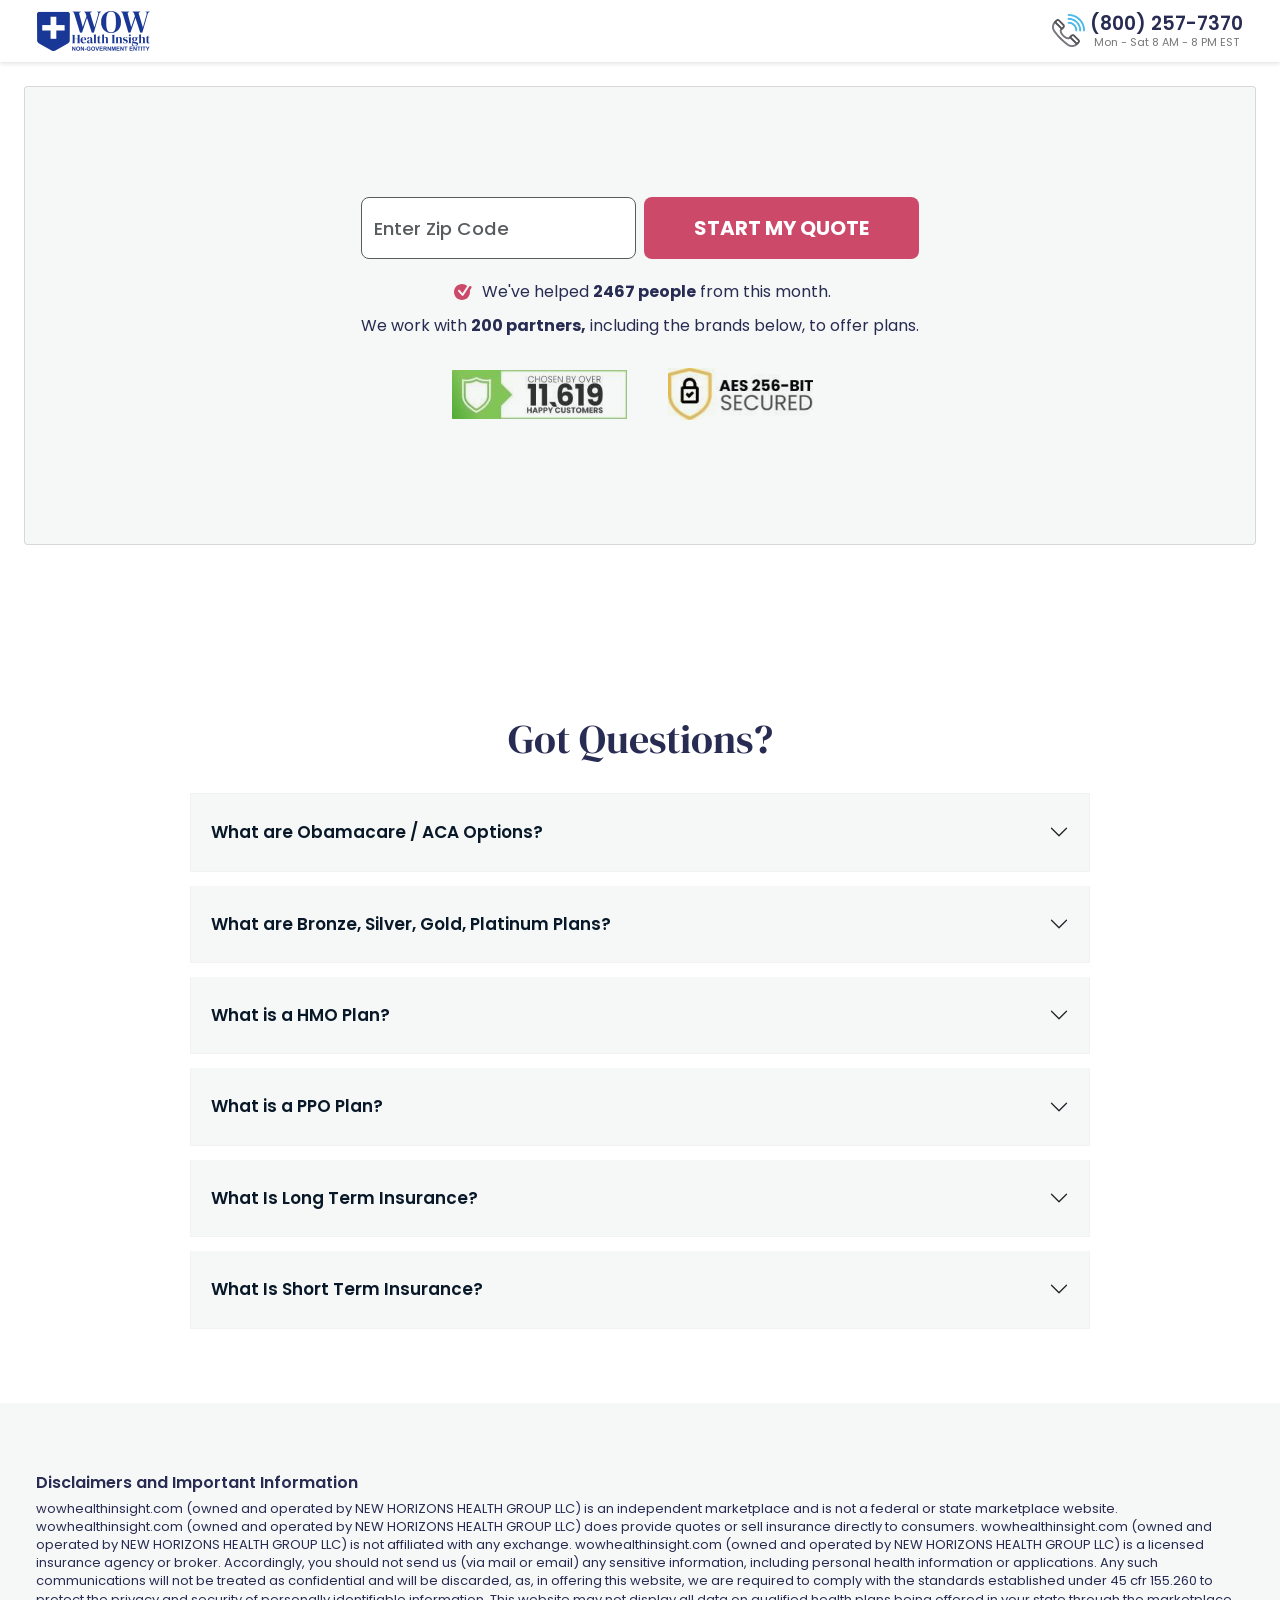
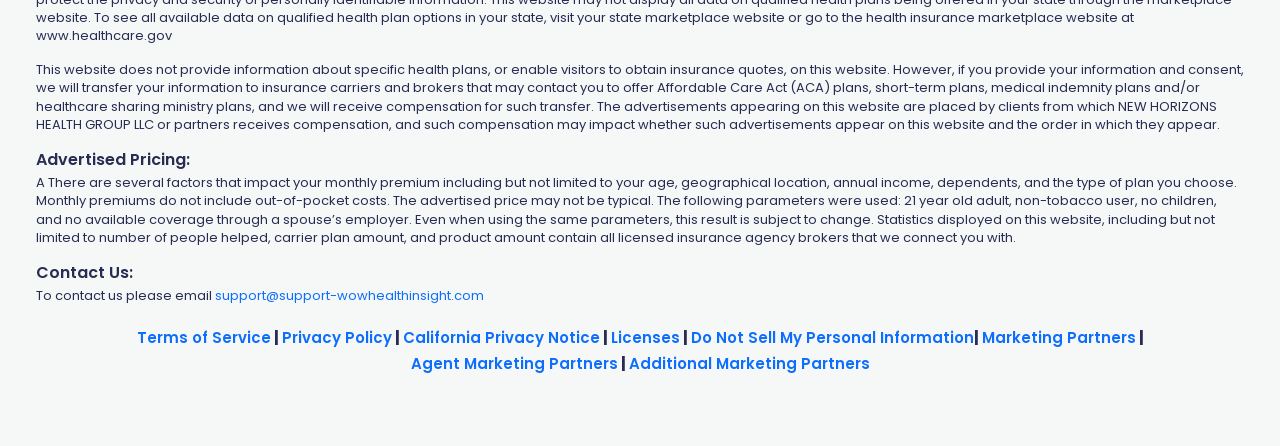
<file: fourthindex.html>
<!DOCTYPE html>
<html class="no-js" lang="">
  <head>
    <meta charset="utf-8" />
    <meta http-equiv="x-ua-compatible" content="ie=edge" />
    <title>Wow Health Insight</title>
    <meta name="description" content="" />
    <meta name="viewport" content="width=device-width, initial-scale=1" />
    <!-- Favicons -->
    <link rel="icon" type="image/x-icon" href="/images/favicon.webp" />
    <link href="/images/favicon.webp" rel="apple-touch-icon" />
    <!-- <base href="/"> -->

    <link
      href="https://cdn.jsdelivr.net/npm/bootstrap@5.3.0/dist/css/bootstrap.min.css"
      rel="stylesheet"
      integrity="sha384-9ndCyUaIbzAi2FUVXJi0CjmCapSmO7SnpJef0486qhLnuZ2cdeRhO02iuK6FUUVM"
      crossorigin="anonymous"
    />
    <link rel="stylesheet" href="./assets/css/bootstrap.min.css" />
    <link rel="stylesheet" href="./style4_minified.css" />
    <link rel="preconnect" href="https://fonts.googleapis.com" />
    <link rel="preconnect" href="https://fonts.gstatic.com" crossorigin />

    <link href="https://fonts.cdnfonts.com/css/montserrat" rel="stylesheet" />

    <style>
      .bg-light {
        background-color: #f6f8f7 !important;
      }
      .border-s-light {
        border: 1px solid rgba(0, 0, 0, 0.125);
        border-radius: 0.25rem !important;
      }
      #zipcode {
        font-size: 1.15rem;
      }
    </style>

    <script>
      (function (w, d, s, l, i) {
        w[l] = w[l] || [];
        w[l].push({ "gtm.start": new Date().getTime(), event: "gtm.js" });
        var f = d.getElementsByTagName(s)[0],
          j = d.createElement(s),
          dl = l != "dataLayer" ? "&l=" + l : "";
        j.async = true;
        j.src = "https://www.googletagmanager.com/gtm.js?id=" + i + dl;
        f.parentNode.insertBefore(j, f);
      })(window, document, "script", "dataLayer", "GTM-P7ZK2JB");
    </script>

    <script>
      var head = document.head;
      var script = document.createElement("script");
      script.type = "text/javascript";
      script.src =
        "https://t.wowhealthinsight.com/v1/lst/universal-script?ph=38334f4769723ac39348d829b8d0f9c703c3cbf5177397e4d1a3617d947b7907&tag=!clicked&ref_url=" +
        encodeURI(document.URL);
      head.appendChild(script);
    </script>
  </head>

  <body>
    <header class="nav-header">
      <div class="container-fluid">
        <div class="nav-logo">
          <img src="assets/img/logo/logo.webp" alt="" />
        </div>
        <!-- /.nav-logo -->

        <a href="tel:8002577370" class="phone-flex">
          <img
            src="assets/img/users/phone-call.webp"
            class="phon-logo"
            alt="phone"
          />
          <div class="clltxt">
            <span> (800) 257-7370 </span>
            <p>Mon - Sat 8 AM - 8 PM EST</p>
          </div>
          <!-- /.clltxt --> </a
        ><!-- /.phone-flex -->
      </div>
      <!-- /.container -->
    </header>
    <!-- /.nav-header -->

    <div
      class="alert alert-primary text-center mb-0 mobi-alrt"
      id="imagecheck"
      style="display: none"
    >
      <div class="row">
        <div class="col-md-12 col-sm-12">
          <span id="headlineimage"></span>
        </div>
        <div class="col-md-12 col-sm-12">
          <img
            id="providerimagealert"
            style="max-width: 150px; padding-top: 10px"
          />
        </div>
      </div>
    </div>
    <!-- /.alert -->

    <!-- Hero Section -->

    <section
      class="hero-area border-s-light m-4 sm:m-10 p-6 sm:p-10 rounded-2xl md:py-6 md:mt-4 md:mx-32"
    >
      <div class="container">
        <div class="col gx-0 align-items-center justify-content-center">
          <div class="col-lg-12">
            <div class="d-none">
              <div class="mob-google">
                <div class="star-flex">
                  <svg
                    xmlns="http://www.w3.org/2000/svg"
                    xmlns:xlink="http://www.w3.org/1999/xlink"
                    aria-hidden="true"
                    role="img"
                    class="iconify iconify--ic"
                    width="100%"
                    height="100%"
                    preserveAspectRatio="xMidYMid meet"
                    viewBox="0 0 24 24"
                  >
                    <path
                      fill="currentColor"
                      d="M12 17.27L18.18 21l-1.64-7.03L22 9.24l-7.19-.61L12 2L9.19 8.63L2 9.24l5.46 4.73L5.82 21L12 17.27z"
                    ></path>
                  </svg>
                  <svg
                    xmlns="http://www.w3.org/2000/svg"
                    xmlns:xlink="http://www.w3.org/1999/xlink"
                    aria-hidden="true"
                    role="img"
                    class="iconify iconify--ic"
                    width="100%"
                    height="100%"
                    preserveAspectRatio="xMidYMid meet"
                    viewBox="0 0 24 24"
                  >
                    <path
                      fill="currentColor"
                      d="M12 17.27L18.18 21l-1.64-7.03L22 9.24l-7.19-.61L12 2L9.19 8.63L2 9.24l5.46 4.73L5.82 21L12 17.27z"
                    ></path>
                  </svg>
                  <svg
                    xmlns="http://www.w3.org/2000/svg"
                    xmlns:xlink="http://www.w3.org/1999/xlink"
                    aria-hidden="true"
                    role="img"
                    class="iconify iconify--ic"
                    width="100%"
                    height="100%"
                    preserveAspectRatio="xMidYMid meet"
                    viewBox="0 0 24 24"
                  >
                    <path
                      fill="currentColor"
                      d="M12 17.27L18.18 21l-1.64-7.03L22 9.24l-7.19-.61L12 2L9.19 8.63L2 9.24l5.46 4.73L5.82 21L12 17.27z"
                    ></path>
                  </svg>
                  <svg
                    xmlns="http://www.w3.org/2000/svg"
                    xmlns:xlink="http://www.w3.org/1999/xlink"
                    aria-hidden="true"
                    role="img"
                    class="iconify iconify--ic"
                    width="100%"
                    height="100%"
                    preserveAspectRatio="xMidYMid meet"
                    viewBox="0 0 24 24"
                  >
                    <path
                      fill="currentColor"
                      d="M12 17.27L18.18 21l-1.64-7.03L22 9.24l-7.19-.61L12 2L9.19 8.63L2 9.24l5.46 4.73L5.82 21L12 17.27z"
                    ></path>
                  </svg>
                  <svg
                    xmlns="http://www.w3.org/2000/svg"
                    xmlns:xlink="http://www.w3.org/1999/xlink"
                    aria-hidden="true"
                    role="img"
                    class="iconify iconify--ic"
                    width="100%"
                    height="100%"
                    preserveAspectRatio="xMidYMid meet"
                    viewBox="0 0 24 24"
                  >
                    <path
                      fill="currentColor"
                      d="M12 17.27L18.18 21l-1.64-7.03L22 9.24l-7.19-.61L12 2L9.19 8.63L2 9.24l5.46 4.73L5.82 21L12 17.27z"
                    ></path>
                  </svg>
                </div>
                <!-- /.star-flex -->
                <p>Top Level Service</p>
              </div>
              <!-- /.mob-google -->
            </div>
            <!-- /.d-lg-none -->

            <div class="hero-left">
              <h1 id="headerText" class="text-center"></h1>

              <p class="sub-text text-center" id="subHeader"></p>

              <form
                onSubmit="return false;"
                class="col-md-6 col-sm-12D mx-auto"
              >
                <div class="form-con rounded">
                  <input
                    type="text"
                    class="form-control input-fil"
                    placeholder="Enter Zip Code"
                    id="zipcode"
                  />
                  <button class="btn-action" type="button" id="button1">
                    <span> START MY QUOTE </span>
                  </button>
                </div>
                <!-- /.form-con -->
              </form>

              <div class="text-center">
                <div
                  class="d-flex flex-column justify-content-center align-items-center gap-2 md-gap-0 mt-2 mb-2 md-mt-8"
                >
                  <div
                    class="d-flex justify-content-center align-items-center gap-2"
                  >
                    <svg
                      xmlns="http://www.w3.org/2000/svg"
                      x="0px"
                      y="0px"
                      width="24"
                      height="24"
                      viewBox="0 0 72 72"
                    >
                      <path
                        d="M62.991,18.668c1.854,1.2,2.386,3.677,1.186,5.531l-4.642,7.173C59.829,32.872,60,34.415,60,36	c0,13.25-10.75,24-24,24S12,49.25,12,36s10.75-24,24-24c5.99,0,11.46,2.2,15.67,5.83L37.48,39.76l-8.15-9.33	c-1.09-1.25-2.98-1.38-4.23-0.29c-1.25,1.09-1.38,2.98-0.29,4.23l10.76,12.34c0.58,0.65,1.4,1.03,2.26,1.03	c0.08,0,0.15-0.01,0.22-0.01c0.94-0.07,1.79-0.57,2.3-1.36l17.11-26.516C58.66,17.998,61.135,17.467,62.991,18.668z"
                        fill="#CD496A"
                      ></path>
                    </svg>
                    <span class="md-block mobile-size">
                      We've helped <b>2467 people</b> from this month.
                    </span>
                  </div>
                  <div class="d-md-block d-lg-block d-none">
                    <p>
                      We work with
                      <b class="text-gray-800">200 partners,</b> including the
                      brands below, to offer plans.
                    </p>
                  </div>
                </div>

                <!-- /.single-flex -->
              </div>
              <!-- /.why-ch -->

              <!-- /.avatar-flex -->
            </div>
            <!-- /.hero-left -->
          </div>
          <!-- /.col-lg-6 -->

          <div class="col-lg-12 mt-3 d-block container-view" style="">
            <div class="row gy-2 px-10 justify-content-center">
              <div class="col-md-3 col-sm-6 mobile-view">
                <div class="simple-card">
                  <div
                    onclick="openQuestionPage()"
                    class="card-single cursor-pointer"
                  >
                    <img src="./images/hero/badge-1.jpeg" alt="" />
                  </div>
                </div>
              </div>
              <!-- /.col-lg-6 -->
              <div class="col-md-3 col-sm-6 mobile-view">
                <div class="simple-card">
                  <div
                    onclick="openQuestionPage()"
                    class="card-single cursor-pointer"
                  >
                    <img src="./images/hero/badge-2.jpeg" alt="" />
                  </div>
                </div>
              </div>
              <!-- /.col-lg-6 -->
              <!-- <div class="col-md-3 col-sm-4 mobile-view">
                <div class="simple-card">
                  <div
                    onclick="openQuestionPage()"
                    class="card-single cursor-pointer"
                  >
                    <img src="assets/img/hero/united.webp" alt="" />
                  </div>
                </div>
              </div> -->
              <!-- /.col-lg-6 -->
              <!-- <div class="col-md-3 col-sm-4 mobile-view">
                <div class="simple-card">
                  <div
                    onclick="openQuestionPage()"
                    class="card-single cursor-pointer"
                  >
                    <img src="assets/img/hero/cigna-logo.svg" alt="" />
                  </div>
                </div>
              </div> -->
              <!-- /.col-lg-6 -->
            </div>
            <!-- /.row -->
          </div>
          <!-- /.col-lg-6 -->
        </div>
        <!-- /.row -->
      </div>
      <!-- /.container -->
    </section>
    <!-- /.hero-area -->

    <section class="para">
      <div class="container">
        <div class="row justify-content-center">
          <div class="col-lg-12">
            <div class="text-sec">
              <h2 id="paragraphHeader"></h2>
              <p id="paragraphs"></p>
            </div>
            <!-- /.text-sec -->
          </div>
          <!-- /.col-lg-11 -->
        </div>
        <!-- /.row -->
      </div>
      <!-- /.container -->
    </section>
    <!-- /.para -->

    <!-- States section -->
    <!-- <section class="hero-area bg-light m-4 para state-list">
      <div class="container text-center">
        <h2 class="paragraphHeader">Click your state below</h2>
        <p class="states-sub-title">To get FREE health plan quotes & save!</p>
        <div class="list-states mt-4 desktop-only">
          <ul class="states-container js-select-state">
            <li data-zip="99501">Alaska</li>
            <li data-zip="85001">Arizona</li>
            <li data-zip="72201">Arkansas</li>
            <li data-zip="35201">Alabama</li>
            <li data-zip="90001">California</li>
            <li data-zip="80123">Colorado</li>
            <li data-zip="06601">Connecticut</li>
            <li data-zip="19801">Delaware</li>
            <li data-zip="32099">Florida</li>
            <li data-zip="30301">Georgia</li>
            <li data-zip="60290">Illinois</li>
            <li data-zip="83701">Idaho</li>
            <li data-zip="46201">Indiana</li>
            <li data-zip="50301">Iowa</li>
            <li data-zip="67201">Kansas</li>
            <li data-zip="40201">Kentucky</li>
            <li data-zip="96813">Hawaii</li>
            <li data-zip="70112">Louisiana</li>
            <li data-zip="04101">Maine</li>
            <li data-zip="21117">Maryland</li>
            <li data-zip="02108">Massachusetts</li>
            <li data-zip="48201">Michigan</li>
            <li data-zip="55401">Minnesota</li>
            <li data-zip="39201">Mississippi</li>
            <li data-zip="66101">Missouri</li>
            <li data-zip="59101">Montana</li>
            <li data-zip="68022">Nebraska</li>
            <li data-zip="89101">Nevada</li>
            <li data-zip="03101">New Hampshire</li>
            <li data-zip="07101">New Jersey</li>
            <li data-zip="10001">New York</li>
            <li data-zip="87101">New Mexico</li>
            <li data-zip="28201">North Carolina</li>
            <li data-zip="58102">North Dakota</li>
            <li data-zip="43085">Ohio</li>
            <li data-zip="73101">Oklahoma</li>
            <li data-zip="97201">Oregon</li>
            <li data-zip="19019">Pennsylvania</li>
            <li data-zip="02901">Rhode Island</li>
            <li data-zip="29201">South Carolina</li>
            <li data-zip="57101">South Dakota</li>
            <li data-zip="37501">Tennessee</li>
            <li data-zip="77001">Texas</li>
            <li data-zip="84101">Utah</li>
            <li data-zip="05401">Vermont</li>
            <li data-zip="23450">Virginia</li>
            <li data-zip="98101">Washington</li>
            <li data-zip="24701">West Virginia</li>
            <li data-zip="53202">Wisconsin</li>
            <li data-zip="82001">Wyoming</li>
          </ul>
        </div>
       <div class="state-wrap mt-3 mobile-only">
          <select
            id="state"
            name="state"
            class="select-state"
            aria-label="Select a State"
            value="PB"
          >
            <option value="" selected="">SELECT YOUR STATE</option>
            <option value="35004">Alabama</option>
            <option value="99501">Alaska</option>
            <option value="85001">Arizona</option>
            <option value="71601">Arkansas</option>
            <option value="90001">California</option>
            <option value="80001">Colorado</option>
            <option value="06001">Connecticut</option>
            <option value="19901">Delaware</option>
            <option value="32003">Florida</option>
            <option value="30002">Georgia</option>
            <option value="96701">Hawaii</option>
            <option value="83201">Idaho</option>
            <option value="60001">Illinois</option>
            <option value="46001">Indiana</option>
            <option value="50001">Iowa</option>
            <option value="66002">Kansas</option>
            <option value="40003">Kentucky</option>
            <option value="70001">Louisiana</option>
            <option value="03901">Maine</option>
            <option value="20601">Maryland</option>
            <option value="01001">Massachusetts</option>
            <option value="48001">Michigan</option>
            <option value="55001">Minnesota</option>
            <option value="38601">Mississippi</option>
            <option value="63001">Missouri</option>
            <option value="59001">Montana</option>
            <option value="68001">Nebraska</option>
            <option value="89001">Nevada</option>
            <option value="03031">New Hampshire</option>
            <option value="07001">New Jersey</option>
            <option value="87001">New Mexico</option>
            <option value="10001">New York</option>
            <option value="27006">North Carolina</option>
            <option value="58001">North Dakota</option>
            <option value="43001">Ohio</option>
            <option value="73001">Oklahoma</option>
            <option value="97001">Oregon</option>
            <option value="15001">Pennsylvania</option>
            <option value="02801">Rhode Island</option>
            <option value="29001">South Carolina</option>
            <option value="57001">South Dakota</option>
            <option value="37010">Tennessee</option>
            <option value="75001">Texas</option>
            <option value="84001">Utah</option>
            <option value="05001">Vermont</option>
            <option value="20101">Virginia</option>
            <option value="98001">Washington</option>
            <option value="24701">West Virginia</option>
            <option value="53001">Wisconsin</option>
            <option value="82001">Wyoming</option>
          </select>
          <span class="select-dropdown-arrow" aria-hidden="true">
            <img
              loading="lazy"
              class="icon-down-arrow"
              src="./images/icon-down-arrow.svg"
              alt="down arrow"
              width="100%"
              height="100%"
            />
          </span>
        </div>
      </div>
    </section> -->

    <!-- CTA section -->
    <!-- <section class="hero-area bg-light m-4 para parax2 cta-section">
      <div class="container d-flex flex-column align-items-center">
        <h2 class="paragraphHeader">To shop over the phone call</h2>
        <div class="cta-btn mt-3">
          <a href="tel:1-844-922-2064">
            <img
              loading="lazy"
              src="./images/phone_white_200x200.gif"
              width="33px"
              height="37px"
              alt="Phone icon for call to action"
            />
            <span class="ringpool">1-844-922-2064</span>
          </a>
        </div>

        <div class="cta-caption mt-3">
          <p>
            <img
              loading="lazy"
              class="wp-image-1033 alignleft me-3"
              src="./images/pulse_120x120.gif"
              alt=""
              width="20"
              height="20"
            />Call for free live assistance
          </p>
        </div>
      </div>
    </section> -->

    <section class="faqs">
      <div class="container">
        <div class="section-title">
          <h2 class="title-color">Got Questions?</h2>
        </div>
        <div class="border-padding">
          <div class="faq-con">
            <div class="accordion" id="accordionExample">
              <div class="accordion-item wow fadeIn" data-wow-delay=".5s">
                <h2 class="accordion-header" id="headingTwo">
                  <button
                    class="accordion-button collapsed"
                    type="button"
                    data-bs-toggle="collapse"
                    data-bs-target="#collapseTwo"
                    aria-expanded="true"
                    aria-controls="collapseTwo"
                    id="accordian2"
                  >
                    What are Obamacare / ACA Options?
                  </button>
                </h2>
                <div
                  id="collapseTwo"
                  class="accordion-collapse collapse"
                  aria-labelledby="headingTwo"
                  data-bs-parent="#accordionExample"
                >
                  <div class="accordion-body">
                    <p>
                      Obamacare, also known as the Affordable Care Act (ACA), is
                      a comprehensive healthcare reform law enacted in March
                      2010, aimed at improving the accessibility, affordability,
                      and quality of healthcare in the United States.
                    </p>
                    <p class="mt-2">
                      The primary goal of the ACA is to provide affordable
                      health insurance coverage to millions of uninsured
                      Americans by offering financial assistance, and
                      implementing consumer protections.
                    </p>
                    <p class="mt-2">
                      Under the ACA, health insurance is available through the
                      Health Insurance Marketplace.
                    </p>
                  </div>
                </div>
              </div>
              <div class="accordion-item wow fadeIn" data-wow-delay=".5s">
                <h2 class="accordion-header" id="headingThree">
                  <button
                    class="accordion-button collapsed"
                    type="button"
                    data-bs-toggle="collapse"
                    data-bs-target="#collapseThree"
                    aria-expanded="true"
                    aria-controls="collapseThree"
                    id="accordian3"
                  >
                    What are Bronze, Silver, Gold, Platinum Plans?
                  </button>
                </h2>
                <div
                  id="collapseThree"
                  class="accordion-collapse collapse"
                  aria-labelledby="headingThree"
                  data-bs-parent="#accordionExample"
                >
                  <div class="accordion-body">
                    <p>
                      These plans are categorized into four different tiers:
                      bronze, silver, gold, and platinum. The bronze, silver,
                      and gold plans offer different levels of coverage and
                      pricing to cater to the diverse needs of consumers.
                    </p>
                    <p class="mt-2">
                      Bronze plans typically have lower monthly premiums but
                      higher out-of-pocket costs, making them a suitable option
                      for those who are relatively healthy and do not expect to
                      use many healthcare services. Silver and gold plans have
                      higher monthly premiums but lower out-of-pocket expenses,
                      making them a better fit for those who anticipate using
                      more healthcare services or have chronic conditions.
                    </p>
                  </div>
                </div>
              </div>
              <div class="accordion-item wow fadeIn" data-wow-delay=".5s">
                <h2 class="accordion-header" id="headingFour">
                  <button
                    class="accordion-button collapsed"
                    type="button"
                    data-bs-toggle="collapse"
                    data-bs-target="#collapseFour"
                    aria-expanded="true"
                    aria-controls="collapseFour"
                    id="accordian4"
                  >
                    What is a HMO Plan?
                  </button>
                </h2>
                <div
                  id="collapseFour"
                  class="accordion-collapse collapse"
                  aria-labelledby="headingFour"
                  data-bs-parent="#accordionExample"
                >
                  <div class="accordion-body">
                    <p>
                      HMOs (Health Maintenance Organizations) are a lower cost
                      alternative to PPOs, offering less flexibility but also
                      lower premiums. HMO members must receive care from
                      doctors, specialists and hospitals that are within the
                      HMO’s network. Unlike a PPO.
                    </p>
                    <p class="mt-2">
                      You select a primary care physician, or PCP, who serves as
                      your primary contact for all of your healthcare needs.
                      They must also be consulted in order to see a specialist.
                    </p>
                  </div>
                </div>
              </div>
              <div class="accordion-item wow fadeIn" data-wow-delay=".5s">
                <h2 class="accordion-header" id="headingFive">
                  <button
                    class="accordion-button collapsed"
                    type="button"
                    data-bs-toggle="collapse"
                    data-bs-target="#collapseFive"
                    aria-expanded="false"
                    aria-controls="collapseFive"
                    id="accordian5"
                  >
                    What is a PPO Plan?
                  </button>
                </h2>
                <div
                  id="collapseFive"
                  class="accordion-collapse collapse"
                  aria-labelledby="headingFive"
                  data-bs-parent="#accordionExample"
                >
                  <div class="accordion-body">
                    <p>
                      One of the most popular options is a Preferred Provider
                      Organization (Also known as PPO). PPO includes individual
                      and family health coverage options.
                    </p>
                    <p class="mt-2">
                      Healthcare is provided by a network of providers who are
                      partnered with the PPO plan and offer a substantial
                      discount to their normal rates. Members can also receive
                      service from providers outside of the network for a higher
                      out-of-pocket cost.
                    </p>
                  </div>
                </div>
              </div>
              <div class="accordion-item wow fadeIn" data-wow-delay=".5s">
                <h2 class="accordion-header" id="headingSix">
                  <button
                    class="accordion-button collapsed"
                    type="button"
                    data-bs-toggle="collapse"
                    data-bs-target="#collapseSix"
                    aria-expanded="false"
                    aria-controls="collapseSix"
                    id="accordian6"
                  >
                    What Is Long Term Insurance?
                  </button>
                </h2>
                <div
                  id="collapseSix"
                  class="accordion-collapse collapse"
                  aria-labelledby="headingSix"
                  data-bs-parent="#accordionExample"
                >
                  <div class="accordion-body">
                    <p>
                      Long term health insurance or long duration insurance
                      refers to health insurance plans that are meant to be held
                      for a long time, typically at least one year or longer.
                    </p>
                    <p class="mt-2">
                      They are a great solution when you have a stable job or
                      situation that you know you'll be in for a long time.
                      There are plans available where rates do not increase for
                      some time.
                    </p>
                  </div>
                </div>
              </div>

              <div class="accordion-item wow fadeIn" data-wow-delay=".5s">
                <h2 class="accordion-header" id="headingSeven">
                  <button
                    class="accordion-button collapsed"
                    type="button"
                    data-bs-toggle="collapse"
                    data-bs-target="#collapseSeven"
                    aria-expanded="false"
                    aria-controls="collapseSeven"
                    id="accordian7"
                  >
                    What Is Short Term Insurance?
                  </button>
                </h2>
                <div
                  id="collapseSeven"
                  class="accordion-collapse collapse"
                  aria-labelledby="headingSeven"
                  data-bs-parent="#accordionExample"
                >
                  <div class="accordion-body">
                    <p>
                      Short term health insurance or limited duration insurance
                      refers to health insurance plans that are temporary,
                      typically several months to a year.
                    </p>
                    <p class="mt-2">
                      They are a great solution when you're between jobs, a
                      recent college graduate, or waiting for group coverage to
                      start. Short term health insurance policies always have a
                      termination date that you choose when you apply.
                    </p>
                  </div>
                </div>
              </div>
            </div>
          </div>
          <!-- /.faq-con -->
        </div>
      </div>
      <!-- /.container -->
    </section>
    <!-- /.faqs -->

    <footer class="main-footer">
      <div class="container-fluid">
        <div class="disc">
          <h4>Disclaimers and Important Information</h4>
          <p class="mb-3 mt-2">
            wowhealthinsight.com (owned and operated by NEW HORIZONS HEALTH
            GROUP LLC) is an independent marketplace and is not a federal or
            state marketplace website. wowhealthinsight.com (owned and operated
            by NEW HORIZONS HEALTH GROUP LLC) does provide quotes or sell
            insurance directly to consumers. wowhealthinsight.com (owned and
            operated by NEW HORIZONS HEALTH GROUP LLC) is not affiliated with
            any exchange. wowhealthinsight.com (owned and operated by NEW
            HORIZONS HEALTH GROUP LLC) is a licensed insurance agency or broker.
            Accordingly, you should not send us (via mail or email) any
            sensitive information, including personal health information or
            applications. Any such communications will not be treated as
            confidential and will be discarded, as, in offering this website, we
            are required to comply with the standards established under 45 cfr
            155.260 to protect the privacy and security of personally
            identifiable information. This website may not display all data on
            qualified health plans being offered in your state through the
            marketplace website. To see all available data on qualified health
            plan options in your state, visit your state marketplace website or
            go to the health insurance marketplace website at www.healthcare.gov
          </p>

          <p>
            This website does not provide information about specific health
            plans, or enable visitors to obtain insurance quotes, on this
            website. However, if you provide your information and consent, we
            will transfer your information to insurance carriers and brokers
            that may contact you to offer Affordable Care Act (ACA) plans,
            short-term plans, medical indemnity plans and/or healthcare sharing
            ministry plans, and we will receive compensation for such transfer.
            The advertisements appearing on this website are placed by clients
            from which NEW HORIZONS HEALTH GROUP LLC or partners receives
            compensation, and such compensation may impact whether such
            advertisements appear on this website and the order in which they
            appear.
          </p>
          <h4 class="mt-3">Advertised Pricing:</h4>
          <p>
            A There are several factors that impact your monthly premium
            including but not limited to your age, geographical location, annual
            income, dependents, and the type of plan you choose. Monthly
            premiums do not include out-of-pocket costs. The advertised price
            may not be typical. The following parameters were used: 21 year old
            adult, non-tobacco user, no children, and no available coverage
            through a spouse’s employer. Even when using the same parameters,
            this result is subject to change. Statistics disployed on this
            website, including but not limited to number of people helped,
            carrier plan amount, and product amount contain all licensed
            insurance agency brokers that we connect you with.
          </p>
          <h4 class="mt-3">Contact Us:</h4>
          <p>
            To contact us please email
            <a
              href="mailto:support@support-wowhealthinsight.com"
              style="display: inline-block"
            >
              support@support-wowhealthinsight.com</a
            >
          </p>

          <div class="footer-links">
            <b
              ><a href="/terms.html">Terms of Service</a> |
              <a href="/privacy.html">Privacy Policy</a> |
              <a href="california.html">California Privacy Notice</a> |
              <a href="licenses.html">Licenses</a> |
              <a href="donotcallme.html">Do Not Sell My Personal Information</a
              >|
              <a href="https://www.quotelab.com/marketing-partners.html"
                >Marketing Partners</a
              >
              |
              <a href="https://www.quotelab.com/agent-marketing-partners.html"
                >Agent Marketing Partners</a
              >
              |
              <a href="additional-partners.html"
                >Additional Marketing Partners</a
              >
            </b>
          </div>
        </div>
        <!-- /.disc -->
      </div>
      <!-- /.container -->
    </footer>
    <!-- /.main-footer -->

    <!-- Modal  popup -->
    <div
      class="modal fade load-modal"
      id="launchModal"
      tabindex="-1"
      aria-hidden="true"
    >
      <div class="modal-dialog modal-dialog-centered">
        <div class="modal-content border-0">
          <button
            type="button"
            class="btn-close"
            data-bs-dismiss="modal"
            aria-label="Close"
          ></button>

          <div class="modal-body">
            <div
              class="row gy-lg-0 gy-3 align-items-center justify-content-center"
            >
              <div class="col-lg-4 col-md-6 col-sm-4 col-5">
                <img
                  src="assets/img/girl-care.webp"
                  class="img-fluid"
                  alt="img"
                />
              </div>
              <!-- /.col-lg-4 -->
              <div class="col-lg-8">
                <h2>Did you find a plan right for you?</h2>
                <a href="tel:+8002577370" class="call-link">
                  <img src="assets/img/users/phone-call.webp" alt="phone" />
                  <span>(800) 257-7370</span>
                </a>
                <p>Connect with our licensed agents to discuss your options.</p>
              </div>
              <!-- /.col-lg-8 -->
            </div>
            <!-- /.row -->
          </div>
          <div class="modal-bot">
            <div
              onclick="openQuestionPage()"
              class="btn-modal"
              style="cursor: pointer"
            >
              THANKS. I'LL CONTINUE ONLINE.
            </div>
          </div>
          <!-- /.modal-bot -->
        </div>
      </div>
    </div>

    <!-- Global Footer -->

    <div class="globalFooter_callContainer js-header-phone">
      <div class="globalFooter__callCta">
        <p>
          <span class="sticky-footer-pulse"></span>
          Speak to an Agent!
        </p>
        <a class="globalFooter__telephoneNum" href="tel:8002577370">
          <svg
            class="globalFooter__phoneCallIcon"
            width="24"
            height="25"
            viewBox="0 0 24 25"
            fill="white"
            xmlns="http://www.w3.org/2000/svg"
          >
            <g clip-path="url(#clip0_1672_1533)">
              <path
                d="M8.22976 5.72673C8.70273 6.53527 8.6757 6.85868 8.00003 7.50551C7.44597 8.04453 6.79733 8.51618 6.22976 9.04173C5.41895 9.79636 5.28381 10.1871 5.81084 11.1574C6.29733 12.0737 6.86489 12.9901 7.5676 13.7447C9.40543 15.766 11.5271 17.4909 13.8514 18.9597C14.7703 19.5392 15.1622 19.4583 15.8649 18.6229C16.3108 18.0973 16.7298 17.5313 17.1757 17.0058C17.8514 16.2107 18.2568 16.1434 19.1487 16.6689C20.4595 17.437 21.7838 18.2051 23.0811 18.9732C24.0676 19.5527 24.1757 19.8626 23.7568 20.9407C22.8784 23.245 20.3379 24.8486 17.7973 24.7138C15.5406 24.606 13.5271 23.7436 11.6352 22.5982C7.66219 20.186 4.28381 17.1405 2.02706 13.017C1.10814 11.3326 0.500029 9.54032 0.12165 7.66722C-0.37835 5.10686 0.689218 3.23375 2.6757 1.77839C3.28381 1.3337 3.09462 1.46845 3.86489 0.915953C4.35138 0.565588 5.16219 0.71382 5.55408 1.34717C8.22976 5.72673 8.22976 5.72673 8.22976 5.72673Z"
              ></path>
            </g>
            <defs>
              <clipPath id="clip0_1672_1533">
                <rect
                  width="24"
                  height="24"
                  fill="white"
                  transform="translate(0 0.727295)"
                ></rect>
              </clipPath>
            </defs>
          </svg>
          <span class="js-medicare-swap-inline" style="display: none"
            >1&nbsp;</span
          >
          (800) 257-7370
        </a>
        <span class="js-medicare-swap-inline" style="display: none"
          >&nbsp;TTY users 711</span
        >
        <i class="globalFooter__stickyFooterButtonShine"></i>
      </div>
    </div>

    <!-- Modal  popup -->

    <script>
      const mouseLeaveListener = (event) => {
        let mouseLeft = localStorage.getItem("mouseleft") || "false";

        if (mouseLeft === "false") {
          var modal = new bootstrap.Modal(
            document.getElementById("launchModal")
          );
          modal.show();
          localStorage.setItem("mouseleft", "true");
        } else {
          return;
        }
      };
      document.addEventListener("mouseleave", mouseLeaveListener);
    </script>

    <script
      src="https://cdn.jsdelivr.net/npm/bootstrap@5.3.0/dist/js/bootstrap.bundle.min.js"
      integrity="sha384-geWF76RCwLtnZ8qwWowPQNguL3RmwHVBC9FhGdlKrxdiJJigb/j/68SIy3Te4Bkz"
      crossorigin="anonymous"
    ></script>

    <script>
      //Open question 1

      const openQuestionPage = () => {
        window.open("q1.html");
        window.location.href = "offer.html";
      };
    </script>
    <script src="./scripts/landingv3.js" type="module"></script>

    <noscript>
      <iframe
        src="https://www.googletagmanager.com/ns.html?id=GTM-P7ZK2JB"
        height="0"
        width="0"
        style="display: none; visibility: hidden"
      >
      </iframe>
    </noscript>

    <script type="module">
      var previousPageURL = document.referrer;
      var currentPageURL = window.location.href;
      console.log(window.location.href);
      if (previousPageURL.indexOf("?") !== -1) {
        var previousPageQueryString = previousPageURL.split("?")[1];
        currentPageURL += "?" + previousPageQueryString;
        console.log("url replaced");
      }
      window.history.replaceState({}, "", currentPageURL);
    </script>
  </body>
</html>
</file>
<file: style4_minified.css>
@import url("https://fonts.googleapis.com/css2?family=Montserrat:ital,wght@0,100..900;1,100..900&display=swap");
@import url("https://fonts.googleapis.com/css2?family=DM+Serif+Display:ital@0;1&display=swap");
@import url("https://fonts.googleapis.com/css2?family=Poppins:ital,wght@0,100;0,200;0,300;0,400;0,500;0,600;0,700;0,800;0,900;1,100;1,200;1,300;1,400;1,500;1,600;1,700;1,800;1,900&display=swap");
.footer-links a,
.phone-flex,
a,
a:focus,
a:hover {
  text-decoration: none;
}
body,
h1,
h2,
h3,
h4,
h5,
h6 {
  color: #282c52;
  font-weight: 400;
}
*,
p {
  margin: 0;
}
.footer-links a,
a,
i,
span {
  display: inline-block;
}
.cursor-pointer,
.glow-on-hover {
  cursor: pointer;
}
@font-face {
  font-family: hpr;
  src: url("hpr.woff") format("woff");
}
.nav-header {
  padding: 11px 25px;
  -webkit-box-shadow: 0 2px 4px 0 rgba(0, 0, 0, 0.1);
  box-shadow: 0 2px 4px 0 rgba(0, 0, 0, 0.1);
}
.nav-header .container-fluid {
  display: -webkit-box;
  display: -ms-flexbox;
  display: flex;
  -webkit-box-align: center;
  -ms-flex-align: center;
  align-items: center;
  -webkit-box-pack: justify;
  -ms-flex-pack: justify;
  justify-content: space-between;
}
.nav-header .nav-logo img {
  height: 40px;
}
.phone-flex {
  display: -webkit-box;
  display: -ms-flexbox;
  display: flex;
  -webkit-box-align: center;
  -ms-flex-align: center;
  align-items: center;
}
.phone-flex .phon-logo {
  height: 33px;
  margin-right: 5px;
}
.phone-flex .clltxt {
  line-height: 1.2;
  text-align: center;
}
.phone-flex .clltxt span {
  font-size: 19px;
  font-weight: 600;
  color: #282c52;
}
.phone-flex .clltxt p {
  font-size: 11px;
  color: #777;
}
.main-footer h4,
body {
  font-size: 16px;
  font-family: 
  /* "Montserrat",  */ "Poppins", sans-serif;
}
.main-footer {
  padding: 70px 24px;
  background-color: #f6f8f7;
}
.main-footer h4 {
  font-weight: 600;
  margin-bottom: 5px;
}
.main-footer p {
  font-size: 13px;
  line-height: 1.4;
}
.footer-links {
  padding-top: 20px;
  text-align: center;
}
.footer-links a {
  font-weight: 600;
  font-size: 15px;
}
::-moz-selection {
  color: #282c52;
  background: rgba(205, 73, 106, 0.6);
}
::selection {
  color: #282c52;
  background: rgba(205, 73, 106, 0.6);
}
body {
  font-style: normal;
  line-height: 1.6;
}
.font-desktop,
h1,
h2,
h3,
h4,
h5,
h6 {
  font-family: 
  /* "montserrat",  */ "DM Serif Display", serif;
}
* {
  padding: 0;
  -webkit-box-sizing: border-box;
  box-sizing: border-box;
}
section {
  overflow: hidden;
}
a:hover {
  color: #cd496a;
}
audio,
img,
svg,
video {
  vertical-align: middle;
}
h1,
h2,
h3,
h4,
h5,
h6 {
  margin: 0;
}
h1 a,
h2 a,
h3 a,
h4 a,
h5 a,
h6 a {
  color: inherit;
}
.load-modal {
  border: 0;
}
.load-modal .modal-dialog {
  max-width: 600px;
  position: relative;
  margin-left: auto;
  margin-right: auto;
}
.load-modal .btn-close {
  position: absolute;
  top: 10px;
  right: 10px;
  z-index: 9;
  font-size: 10px;
  -webkit-box-shadow: none;
  box-shadow: none;
  -webkit-box-shadow: 0 0 12px rgba(0, 0, 0, 0.15);
  box-shadow: 0 0 12px rgba(0, 0, 0, 0.15);
  background-color: #fff;
  padding: 5px;
  border-radius: 2px;
  border: 2px solid red;
  opacity: 1;
}
.load-modal .modal-body {
  background-color: #f6f8f7;
  border: 0;
  padding-bottom: 0;
}
.load-modal .modal-body h2 {
  font-size: 23px;
  margin-bottom: 16px;
}
.load-modal .modal-body p {
  font-size: 16px;
  line-height: 1.5;
}
.load-modal .modal-body .call-link {
  display: -webkit-inline-box;
  display: -ms-inline-flexbox;
  display: inline-flex;
  -webkit-box-align: center;
  -ms-flex-align: center;
  align-items: center;
  font-size: 22px;
  font-weight: 600;
  color: #cd496a;
  margin-bottom: 10px;
}
.load-modal .modal-body .call-link img {
  height: 32px;
  margin-right: 4px;
}
.load-modal .modal-bot {
  padding: 25px 25px 23px;
  display: block;
  background-color: #fff;
}
.load-modal .btn-modal {
  display: block;
  width: 100%;
  max-width: 300px;
  margin-left: auto;
  margin-right: auto;
  background-color: #cd496a;
  color: #fff;
  font-size: 16px;
  font-weight: 500;
  text-align: center;
  padding: 12px 16px;
  -webkit-transition: 0.2s ease-in;
  transition: 0.2s ease-in;
}
.avatar-flex,
.avatar-flex .avatar-img,
.hero-area .mob-google,
.hero-area .mob-google .star-flex {
  display: -webkit-box;
  display: -ms-flexbox;
}
.load-modal .btn-modal:hover {
  background-color: #c23559;
  color: #fff;
}
.hero-area-wrapper {
  min-height: 100vh;
}
.hero-area {
  padding: 100px 0;
  border-radius: 22px;
  background-color: #f6f8f7;
}
.container-view {
  height: 100px;
  overflow: hidden;
}
@media only screen and (max-width: 1399px) {
  .hero-area {
    padding: 90px 0;
  }
}
@media only screen and (max-width: 1199px) {
  .hero-area {
    padding: 80px 0;
  }
}
@media only screen and (max-width: 991px) {
  .nav-header {
    padding: 10px;
  }
  .nav-header .nav-logo img {
    height: 35px;
  }
  .phone-flex .phon-logo {
    margin-right: 0;
    height: 30px;
  }
  .main-footer {
    padding: 50px 14px;
  }
  .load-modal .modal-body {
    text-align: center;
    padding-bottom: 14px;
  }
  .hero-area {
    padding: 100px 0;
    text-align: center;
  }
}
@media only screen and (max-width: 767px) {
  .nav-header {
    padding: 10px 5px;
  }
  .nav-header .nav-logo img {
    height: 34px;
  }
  .phone-flex .phon-logo {
    height: 27px;
  }
  /* .phone-flex .clltxt {
    display: none;
  } */
  .main-footer {
    padding-left: 5px;
    padding-right: 5px;
  }
  body {
    font-size: 15px;
    line-height: 1.5;
  }
  .load-modal .modal-dialog {
    max-width: 350px;
  }
  .hero-area-wrapper {
    min-height: 80vh;
  }
  .hero-area {
    padding: 20px 0;
    /* height: 80vh; */
  }
  .hero-area {
    padding-left: 0px !important;
    padding-right: 0px !important;
    margin-right: 10px !important;
    margin-left: 10px !important;
  }
  .container-view {
    height: 60px;
    overflow: hidden;
  }
}
.hero-area h1 {
  font-size: 40px;
  font-weight: 400;
  margin-bottom: 20px;
}
@media only screen and (max-width: 1299px) {
  .hero-area h1,
  .para .text-sec h2 {
    /* font-size: 48px;
    font-weight: 700;
    color: #1f2937; */
    font-size: 38px;
    font-weight: 400;
  }
}
@media only screen and (max-width: 991px) {
  .hero-area h1 {
    font-size: 35px;
  }
}
@media only screen and (max-width: 767px) {
  .hero-area h1 {
    font-size: 33px;
  }
}
.hero-area .sub-text {
  /* font-size: 20px;
  font-weight: 600;   */
  font-size: 17px;
  font-weight: 400;
  color: #1f2937;
}
@media only screen and (max-width: 767px) {
  .hero-area .sub-text {
    font-size: 16px;
  }
}
.hero-area .mob-text {
  font-size: 20px;
  font-weight: 600;
  color: #282c52;
}
.hero-area .mob-google {
  display: flex;
  -webkit-box-pack: center;
  -ms-flex-pack: center;
  justify-content: center;
  margin-bottom: 10px;
  margin-top: 20px;
}
.hero-area .mob-google .star-flex {
  display: flex;
  margin-right: 7px;
}
.hero-area .mob-google .star-flex svg {
  letter-spacing: -4px;
  width: 20px;
}
.avatar-flex .star-flex svg path,
.hero-area .mob-google .star-flex svg path {
  fill: #ff9100;
}
.hero-area .mob-google p {
  font-size: 14px;
  color: #7d7c7c;
}
.avatar-flex {
  display: flex;
  justify-content: center;
  margin-bottom: 25px;
}
.avatar-flex .avatar-img {
  display: flex;
  -webkit-box-align: center;
  -ms-flex-align: center;
  align-items: center;
  justify-content: center;
  margin-right: 16px;
}
.form-con,
.form-con .btn-action,
.why-ch {
  display: -webkit-box;
  display: -ms-flexbox;
}
.avatar-flex .avatar-img img {
  margin-left: -10px;
  border: 2px solid #fff;
  width: 48px;
  height: 48px;
  border-radius: 50%;
}
.avatar-flex .avatar-img img:first-child {
  margin-left: 0;
}
.avatar-flex .rate-flex p {
  font-size: 15px;
  font-weight: 500;
  color: #7d7c7c;
}
.avatar-flex .star-flex {
  letter-spacing: -6px;
}
.avatar-flex .star-flex svg {
  width: 25px;
}
.form-con {
  display: flex;
  /* -webkit-box-shadow: 0 0 12px rgba(0, 0, 0, 0.15);
  box-shadow: 0 0 12px rgba(0, 0, 0, 0.15); */
  margin-top: 15px;
  margin-bottom: 20px;
}
.font-desktop,
.para .text-sec h2 {
  margin-bottom: 16px;
  font-weight: 400;
}
.form-con .input-fil {
  width: 50%;
  height: 62px;
  border: 1px solid #595c5f;
  border-radius: 0;
  -webkit-box-shadow: none;
  box-shadow: none;
  font-weight: 500;
  border-radius: 8px;
  margin-right: 8px;
}
.form-con .btn-action {
  display: flex;
  text-align: center;
  -webkit-box-pack: center;
  -ms-flex-pack: center;
  justify-content: center;
  -webkit-box-align: center;
  -ms-flex-align: center;
  align-items: center;
  width: 50%;
  height: 62px;
  outline: 0;
  border: 0;
  border-radius: 0;
  background-color: #cd496a;
  color: #fff;
  -webkit-transition: 0.2s ease-in;
  transition: 0.2s ease-in;
  padding: 0 16px;
  border-radius: 8px;
}
.form-con .btn-action span,
.prefer-box .pulse span {
  font-size: 20px;
  font-weight: 700;
}
@media only screen and (max-width: 767px) {
  .form-con .btn-action span,
  .prefer-box .pulse span {
    font-size: 16px;
  }
  .form-con .btn-action span,
  .prefer-box .pulse span {
    font-size: 14px;
    font-weight: 700;
  }
}
.form-con .btn-action svg {
  margin-left: 5px;
  -webkit-transition: 0.2s ease-in;
  transition: 0.2s ease-in;
}
.card-single,
.link-sec .btn-opt {
  -webkit-transition: 0.2s ease-in;
  width: 100%;
  text-decoration: none;
}
.form-con .btn-action:hover {
  background-color: #d45e7c;
  color: #fff;
}
.form-con .btn-action:hover svg {
  -webkit-transform: translateX(3px);
  transform: translateX(3px);
}
.why-ch {
  display: flex;
  -webkit-box-align: center;
  -ms-flex-align: center;
  align-items: center;
  margin-left: -8px;
  margin-right: -8px;
}
.card-single,
.why-ch .single-flex {
  display: -webkit-box;
  display: -ms-flexbox;
}
.why-ch .single-flex {
  margin-left: 8px;
  margin-right: 8px;
  display: flex;
  -webkit-box-align: center;
  -ms-flex-align: center;
  align-items: center;
}
.big-btn,
.faqs .faq-con,
.para .text-sec,
.plan-box,
.plan-box .girl-care-pic,
.plan-box-2 {
  margin-left: auto;
  margin-right: auto;
}
.why-ch .single-flex img {
  height: 24px;
  margin-right: 6px;
}
.why-ch .single-flex span {
  font-size: 15px;
  color: #7d7c7c;
  font-weight: 500;
}
@media only screen and (max-width: 767px) {
  .hero-area .mob-text {
    font-size: 17px;
  }
  .why-ch .single-flex {
    -webkit-box-orient: vertical;
    -webkit-box-direction: normal;
    -ms-flex-direction: column;
    flex-direction: column;
  }
  .why-ch .single-flex span {
    font-size: 13px;
  }
}
.card-single {
  display: flex;
  -webkit-box-align: center;
  -ms-flex-align: center;
  align-items: center;
  /* border: 2px solid #ccc; */
  padding: 30px 30px;
  height: 80px;
  border-radius: 8px;
  /* -webkit-box-shadow: 0 0 12px rgba(0, 0, 0, 0.05);
  box-shadow: 0 0 12px rgba(0, 0, 0, 0.05); */
  -webkit-box-pack: center;
  -ms-flex-pack: center;
  justify-content: center;
  transition: 0.2s ease-in;
}
.card-single img {
  width: 175px;
  height: 52px;
  -o-object-fit: contain;
  object-fit: contain;
  mix-blend-mode: multiply;
}
@media only screen and (min-width: 1024px) {
  .px-10 {
    padding-left: 15%;
    padding-right: 15%;
  }
}
.simple-card {
  /* width: 160px !important; */
  height: 100px !important;
  -o-object-fit: contain;
  object-fit: contain;
}
@media only screen and (max-width: 991px) {
  .avatar-flex {
    -webkit-box-orient: vertical;
    -webkit-box-direction: normal;
    -ms-flex-direction: column;
    flex-direction: column;
    -webkit-box-align: center;
    -ms-flex-align: center;
    align-items: center;
    margin-bottom: 5px;
    margin-top: 25px;
  }
  .avatar-flex .avatar-img {
    margin-right: 0;
  }
  .avatar-flex .rate-flex p {
    font-size: 14px;
    margin-top: 4px;
  }
  .avatar-flex .star-flex {
    margin-top: 7px;
    margin-bottom: 2px;
  }
  .form-con {
    -webkit-box-orient: vertical;
    -webkit-box-direction: normal;
    -ms-flex-direction: column;
    flex-direction: column;
    -webkit-box-shadow: none;
    box-shadow: none;
    -webkit-box-align: center;
    -ms-flex-align: center;
    align-items: center;
    margin-top: 24px;
    margin-bottom: 30px;
  }
  .form-con .input-fil {
    width: 100%;
    max-width: 300px;
    height: 48px;
    margin-right: 0px;
  }
  .form-con .btn-action {
    width: 100%;
    max-width: 300px;
    height: 48px;
    -webkit-box-pack: center;
    -ms-flex-pack: center;
    justify-content: center;
    margin-top: 10px;
  }
  .why-ch {
    -webkit-box-pack: center;
    -ms-flex-pack: center;
    justify-content: center;
  }
  .card-single img {
    width: 120px;
    height: 50px;
  }
}
@media only screen and (max-width: 767px) {
  .mobile-view {
    width: auto !important;
  }
  .simple-card {
    max-width: 150px !important;
    min-width: 73px !important;
    height: 100px !important;
    -o-object-fit: contain;
    object-fit: contain;
  }
  .card-single img {
    width: 102px;
    height: 40px;
  }
}
.card-single:hover {
  background-color: #ccc;
}
.font-desktop {
  font-size: 30px;
}
.para {
  padding-top: 50px;
  padding-bottom: 50px;
}
.parax2 {
  padding-top: 60px;
  padding-bottom: 60px;
}
.faqs .faq-con,
.para .text-sec {
  max-width: 900px;
}
.para .text-sec h2 {
  font-size: 38px;
  color: #282c52;
}
@media only screen and (max-width: 767px) {
  .para {
    padding-top: 40px;
    padding-bottom: 40px;
  }
  .para .text-sec h2 {
    font-size: 33px;
    margin-bottom: 12px;
  }
}
.para .text-sec p {
  margin-bottom: 12px;
}
.faqs {
  padding-top: 30px;
  padding-bottom: 60px;
}
.faqs .section-title {
  text-align: center;
}
.faqs .section-title h2 {
  font-size: 40px;
  font-weight: 400;
  margin-bottom: 30px;
}
@media only screen and (max-width: 767px) {
  .faqs {
    padding-top: 17px;
    padding-bottom: 40px;
  }
  .faqs .section-title h2 {
    font-size: 33px;
    margin-bottom: 20px;
  }
}
.faqs .faq-con .accordion-item {
  overflow: hidden;
  border-color: #f2f2f2;
  border-radius: 0;
  margin-bottom: 14px;
}
.globalFooter__bottomText .globalFooter__termsAndPrivacy:first-child,
.plan-box-2 ul li:last-child {
  margin-bottom: 0;
}
.faqs .faq-con .accordion-item .accordion-header .accordion-button {
  background-color: #f6f8f7;
  color: #081828;
  font-family: Poppins, sans-serif;
  font-size: 17px;
  font-weight: 600;
  border-radius: 0;
  padding-top: 28px;
  padding-bottom: 28px;
}
.faqs .faq-con .accordion-item .accordion-header .accordion-button:focus {
  -webkit-box-shadow: none;
  box-shadow: none;
}
.faqs .faq-con .accordion-item .accordion-header .accordion-button:hover {
  color: #2042e3;
}
.faqs
  .faq-con
  .accordion-item
  .accordion-header
  .accordion-button:not(.collapsed) {
  color: #2042e3;
  border: 0;
  -webkit-box-shadow: none;
  box-shadow: none;
}
.faqs .faq-con .accordion-item .accordion-body {
  padding-top: 0;
  background-color: #f6f8f7;
}
.faqs .faq-con .accordion-item .accordion-body p {
  font-size: 15px;
  color: #727272;
}
.faqs .faq-con .accordion-item .accordion-body p span {
  display: inline-block;
  color: #081828;
}
.link-sec {
  background-color: #f6f8f7;
  padding: 60px 0;
}
.link-sec .btn-opt {
  display: block;
  text-align: center;
  border: 1px solid #000;
  color: #000;
  font-size: 15px;
  font-weight: 500;
  padding: 8px 6px;
  border-radius: 5px;
  transition: 0.2s ease-in;
}
.plan-box-2 .q-bnt,
.prefer-box .btn-gid {
  font-weight: 600;
  color: #fff;
  text-align: center;
}
.link-sec .btn-opt:hover {
  background-color: #cd496a;
  color: #fff;
  border-color: #cd496a;
}
.link-sec .section-title {
  text-align: center;
  margin-bottom: 40px;
}
.link-sec .section-title h2 {
  font-size: 40px;
  margin-bottom: 6px;
}
.link-sec .section-title p {
  font-size: 20px;
  font-weight: 500;
}
.pres {
  padding: 60px 0;
}
.prefer-box .care-img {
  max-width: 100%;
}
.prefer-box .care-text h3 {
  font-size: 40px;
  margin-bottom: 12px;
}
@media only screen and (max-width: 1199px) {
  .link-sec .section-title h2 {
    font-size: 37px;
  }
  .prefer-box .care-text h3 {
    font-size: 35px;
  }
}
.prefer-box .care-text p {
  font-size: 22px;
  margin-bottom: 27px;
}
.prefer-box .btn-gid {
  display: -webkit-inline-box;
  display: -ms-inline-flexbox;
  display: inline-flex;
  -webkit-box-align: center;
  -ms-flex-align: center;
  align-items: center;
  background-color: #cd496a;
  padding: 12px 26px;
  border-radius: 4px;
  font-size: 17px;
}
.big-btn,
.plan-box-2 ul li,
.prefer-box .pulse {
  display: -webkit-box;
  display: -ms-flexbox;
}
.prefer-box .btn-gid img {
  height: 38px;
}
.prefer-box .pulse {
  display: flex;
  -webkit-box-align: center;
  -ms-flex-align: center;
  align-items: center;
  padding-top: 20px;
}
.prefer-box .pulse img {
  height: 20px;
  margin-right: 5px;
}
.award-con {
  padding-top: 40px;
  padding-bottom: 120px;
}
@media only screen and (max-width: 991px) {
  .link-sec .section-title {
    margin-bottom: 30px;
  }
  .prefer-box .care-img {
    display: block;
    width: 100%;
    max-width: 350px;
    margin-left: auto;
    margin-right: auto;
  }
  .prefer-box .care-text p {
    font-size: 20px;
    margin-bottom: 20px;
  }
  .prefer-box .pulse {
    -webkit-box-pack: center;
    -ms-flex-pack: center;
    justify-content: center;
  }
  .award-con {
    padding-bottom: 80px;
  }
}
.plans {
  padding-top: 40px;
  padding-bottom: 50px;
}
@media only screen and (max-width: 767px) {
  .faqs .faq-con .accordion-item .accordion-header .accordion-button {
    font-size: 15px;
    padding-top: 20px;
    padding-bottom: 20px;
  }
  .faqs .faq-con .accordion-item .accordion-body p {
    font-size: 14px;
  }
  .link-sec,
  .pres {
    padding: 40px 0;
  }
  .link-sec .section-title h2 {
    font-size: 34px;
    margin-bottom: 4px;
  }
  .link-sec .section-title p {
    font-size: 18px;
  }
  .prefer-box {
    text-align: center;
  }
  .prefer-box .care-img {
    max-width: 300px;
  }
  .prefer-box .care-text h3 {
    font-size: 30px;
    margin-bottom: 8px;
  }
  .prefer-box .care-text p {
    font-size: 16px;
  }
  .prefer-box .btn-gid {
    padding: 10px 20px;
    font-size: 16px;
  }
  .prefer-box .pulse {
    padding-top: 15px;
  }
  .award-con {
    padding-top: 25px;
    padding-bottom: 50px;
  }
  .plans {
    padding-top: 30px;
    padding-bottom: 40px;
  }
}
.plan-box {
  width: 100%;
  max-width: 850px;
  border-radius: 10px;
  padding: 30px;
  background-color: #fff;
  border: 2px solid #eee;
  -webkit-box-shadow: 0 0 12px rgba(0, 0, 0, 0.05);
  box-shadow: 0 0 12px rgba(0, 0, 0, 0.05);
}
.plan-box .grey-box {
  background-color: #f6f8f7;
  border-radius: 8px;
  padding: 15px;
}
.plan-box .p-title {
  font-size: 36px;
  border-radius: 10px;
}
@media only screen and (max-width: 991px) {
  .plan-box {
    text-align: center;
    padding: 25px;
  }
  .plan-box .p-title {
    font-size: 28px;
    margin-top: 4px;
  }
}
@media only screen and (max-width: 767px) {
  .plan-box .p-title {
    font-size: 25px;
  }
}
.plan-box .girl-care-pic {
  display: block;
  width: 200px;
  height: 200px;
  border-radius: 100%;
  border: 1px solid #e1e1e1;
  padding-top: 3px;
}
.plan-box .alert-warn {
  text-align: center;
  background-color: #f8e092;
  padding: 20px;
  margin: 25px 0;
  border-radius: 8px;
}
@media only screen and (max-width: 767px) {
  .plan-box .alert-warn {
    margin: 20px 0;
  }
}
.plan-box .alert-warn span {
  line-height: 1.5;
  font-size: 18px;
}
@media only screen and (max-width: 767px) {
  .plan-box .alert-warn span {
    font-size: 17px;
  }
}
.plan-box h5 {
  font-size: 20px;
}
.big-btn {
  display: flex;
  max-width: 270px;
  text-decoration: none;
  -webkit-box-align: center;
  -ms-flex-align: center;
  align-items: center;
  -webkit-box-pack: center;
  -ms-flex-pack: center;
  justify-content: center;
  text-align: center;
  background-color: #1faef7;
  color: #fff;
  padding: 10px 15px;
  border-radius: 7px;
  margin-top: 25px;
  -webkit-transition: 0.2s ease-in;
  transition: 0.2s ease-in;
}
.big-btn:hover {
  background-color: #1397d9;
  color: #fff;
}
.big-btn img {
  height: 50px;
  position: relative;
  left: 3px;
}
.big-btn p {
  font-weight: 500;
  font-size: 17px;
}
.plan-box-2 {
  width: 100%;
  max-width: 750px;
  border-radius: 10px;
  padding: 30px 30px 40px;
  background-color: #f6f8f7;
}
@media only screen and (max-width: 767px) {
  .mobile-size {
    font-size: 11px;
    line-height: 14px;
    text-align: center;
  }
  .plan-box h5 {
    font-size: 18px;
  }
  .plan-box-2 {
    max-width: 400px;
  }
}
@media only screen and (max-width: 482px) {
  .load-modal .modal-body h2 {
    font-size: 20px;
    margin-bottom: 10px;
  }
  .hero-area .sub-text,
  .load-modal .modal-body p {
    font-size: 15px;
  }
  .hero-area,
  .para {
    padding-left: 10px;
    padding-right: 10px;
  }
  .hero-area h1 {
    font-size: 26px;
    margin-bottom: 10px;
  }
  .why-ch .single-flex span {
    font-size: 12px;
  }
  .card-single {
    padding: 22px 10px;
    height: 55px !important;
  }
  /* .card-single img {
    width: 142px;
    height: 42px;
  } */
  .para .text-sec h2 {
    font-size: 24px;
    margin-bottom: 8px;
  }
  .faqs .section-title h2 {
    font-size: 28px;
  }
  .link-sec .btn-opt,
  .plan-box .alert-warn span {
    font-size: 14px;
  }
  .mobi-alrt {
    padding: 10px;
    font-size: 13px;
    border-radius: 0;
  }
  .plans {
    padding-top: 20px;
    padding-bottom: 30px;
  }
  .plan-box {
    padding: 15px;
  }
  .plan-box .p-title {
    font-size: 22px;
  }
  .plan-box .girl-care-pic {
    width: 150px;
    height: 150px;
  }
  .plan-box .alert-warn {
    padding: 10px;
    margin: 15px 0;
  }
  .big-btn {
    padding: 6px 15px;
    margin-top: 16px;
  }
  .big-btn p {
    font-size: 16px;
  }
  .plan-box-2 {
    padding: 20px 20px 25px;
    max-width: 320px;
  }
}
.plan-box-2 .award-pic {
  height: 80px;
  margin-bottom: 4px;
}
.plan-box-2 h5 {
  font-size: 27px;
  margin-bottom: 16px;
  text-align: center;
}
.plan-box-2 ul {
  list-style: none;
  margin: 0;
  padding: 0;
}
.plan-box-2 ul li {
  display: flex;
  line-height: 1.5;
  margin-bottom: 8px;
}
.plan-box-2 ul img {
  height: 15px;
  min-width: 20px;
  position: relative;
  top: 6px;
  margin-right: 4px;
}
.plan-box-2 .q-bnt {
  display: block;
  width: 100%;
  background-color: #cd496a;
  font-size: 15px;
  padding: 13px 15px;
  border-radius: 5px;
  margin-top: 30px;
  -webkit-transition: 0.2s;
  transition: 0.2s;
}
.plan-box-2 .q-bnt:hover {
  background-color: #b23151;
  color: #fff;
}
@media only screen and (max-width: 767px) {
  .plan-box-2 .award-pic {
    height: 60px;
    margin-bottom: 1px;
  }
  .plan-box-2 h5 {
    font-size: 22px;
    margin-bottom: 12px;
  }
  .plan-box-2 .q-bnt {
    margin-top: 22px;
  }
}
[class*="hpr-"] {
  line-height: 1em;
}
[class*="hpr-"]:before {
  display: inline-block;
  font-family: hpr;
  font-style: normal;
  font-weight: 400;
  line-height: 1;
  -webkit-font-smoothing: antialiased;
  -moz-osx-font-smoothing: grayscale;
}
.hpr-phone:before {
  content: "\0052";
}
.button-8-new-color {
  background: #1cb0f6;
  border-radius: 3px;
  border: 0;
  color: #fff;
  cursor: pointer;
  display: inline-block;
  font-family: -apple-system, system-ui, "Segoe UI", "Liberation Sans",
    sans-serif;
  font-size: 25px;
  font-weight: 400;
  line-height: 1.5;
  margin: 0;
  outline: 0;
  padding: 20px 40px;
  position: relative;
  text-align: center;
  text-decoration: none;
}
.globalFooter__linkText,
.globalFooter__links a:hover {
  text-decoration: underline;
}
.globalFooter {
  padding: 15px 0;
  color: #555;
  border-top: 1px solid #aaa;
}
.globalFooter__links a {
  font-family: Roboto Slab, sans-serif;
  text-decoration: none;
  margin: 0 5px;
  font-weight: 700;
}
.globalFooter__copyright {
  font-family: Roboto Slab, sans-serif;
  font-size: 16px;
  font-weight: 700;
  padding: 0 10px 10px;
  line-height: 1.7;
}
.globalFooter__links {
  text-align: center;
  font-size: 14px;
  padding-top: 0;
  padding-bottom: 20px;
}
.globalFooter__address {
  display: block;
}
.globalFooter {
  background-color: var(--secondary-color);
  color: var(--footer-text);
  font-size: 16px;
  padding-top: 15px;
  padding-bottom: 80px;
  font-family: Montserrat, sans-serif;
  font-style: normal;
}
.globalFooter__upperSection {
  margin-top: 32px;
}
.globalFooter__termsAndPrivacy {
  display: flex;
  flex-direction: column;
  margin-bottom: 24px;
}
.globalFooter__termsAndPrivacy--compressed {
  font-size: 13px;
  text-align: center;
  display: none;
}
.globalFooter__linkText {
  font-weight: 700;
  color: var(--footer-text);
  white-space: nowrap;
}
.globalFooter__labelText {
  display: flex;
  flex-direction: row;
  color: var(--footer-text);
  font-weight: 700;
  font-size: 16px;
  line-height: 125%;
  text-decoration: none;
}
.globalFooter__telephoneNum,
.globalFooter__telephoneNum:hover,
.globalFooter__telephoneNumSmall {
  color: #ecf7f8;
  text-decoration: none;
}
.globalFooter__termsAndPrivacy a:hover {
  color: #fff;
  text-decoration: underline;
}
.globalFooter__icon {
  margin-right: 8px;
  width: 16px;
  height: 20px;
  flex-shrink: 0;
  fill: var(--footer-text);
}
.globalFooter__callCta,
.globalFooter_callContainer {
  width: 100%;
  height: 113px;
}
.globalFooter_callContainer {
  width: 100%;
}
.globalFooter__callCta {
  display: flex;
  flex-direction: column;
  justify-content: center;
  align-items: center;
  gap: 4px;
  position: fixed;
  width: 100%;
  left: 0;
  bottom: 0;
  background: var(--primary-color);
  z-index: 10;
}
.globalFooter__callCta p {
  margin: 0;
}
.globalFooter__telephoneNum {
  font-weight: 700;
  font-size: 20px;
  line-height: 20px;
  text-align: center;
}
.sticky-footer-medicare-hours {
  font-weight: 400;
  font-size: 13px;
  line-height: 13px;
}
.globalFooter__telephoneNumSmall {
  font-size: 16px;
}
.globalFooter__telephoneNumSmall:hover {
  text-decoration: underline;
  color: #fff;
}
.globalFooter__copyrightText {
  text-align: center;
}
.globalFooter__phoneScarcity {
  font-size: 16px;
  font-weight: 400;
}
.globalFooter__phoneScarcityTime {
  font-weight: 700;
  color: #174bc9;
}
@keyframes pulse {
  0% {
    box-shadow: 0 0 0 0 rgba(57, 181, 74, 0.4);
  }
  70% {
    box-shadow: 0 0 0 10px rgba(57, 181, 74, 0);
  }
  to {
    box-shadow: 0 0 0 0 rgba(57, 181, 74, 0);
  }
}
.sticky-footer-pulse {
  display: inline-block;
  margin-right: 8px;
  width: 11px;
  height: 11px;
  border-radius: 50%;
  background: #39b54a;
  box-shadow: 0 0 0 rgba(57, 181, 74, 0.4);
  animation: 2s infinite pulse;
}
.globalFooter__callCta {
  display: flex;
  background-color: #fff;
  color: #000;
  font-family: Nunito, sans-serif;
  font-style: normal;
  font-weight: 700;
  font-size: 18px;
  line-height: 25px;
  text-align: center;
  box-shadow: 0 0 12px rgba(0, 0, 0, 0.2);
}
.globalFooter__telephoneNum {
  display: flex;
  flex-direction: row;
  justify-content: center;
  align-items: center;
  padding: 12px 8px;
  width: calc(100% - 24px);
  max-width: 351px;
  height: 56px;
  background: 0 0/600% #cd496a;
  box-shadow: 0 4px 10px rgba(0, 0, 0, 0.1);
  border-radius: 5px;
  background-image: linear-gradient(-45deg, #cd496a, #cd496a, #d00f3f, #ce637e);
  border: 2px solid;
}
.btn2,
.glow-on-hover {
  width: 300px;
  height: 80px;
  font-size: 30px;
  text-align: center;
  line-height: 80px;
}
@media (min-width: 768px) {
  .globalFooter__callCta,
  .globalFooter_callContainer,
  .zipFooter__phoneHeadline {
    display: none;
  }
}
.btn2 {
  color: rgba(255, 255, 255, 0.9);
  background: linear-gradient(-45deg, #eb5252, #fd2f21, #f19113, #ff7300);
  background-size: 600%;
  border-radius: 0;
  animation: 8s linear infinite forwards anime;
  position: absolute;
  margin-top: -70px;
  z-index: -1;
  filter: blur(30px);
  opacity: 0.8;
}
@keyframes anime {
  0%,
  100% {
    background-position: 0 50%;
  }
  50% {
    background-position: 100% 50%;
  }
}
.glow-on-hover {
  outline: 0;
  color: #fff;
  position: relative;
  z-index: 0;
  background-image: linear-gradient(-45deg, #eb5252, #fd2f21, #f19113, #ff7300);
  background-size: 600%;
  border: 2px solid;
  animation: 4s linear infinite forwards anime;
}

.state-list ul {
  font-size: 18px;
  font-weight: 700;
  list-style-type: none;
  -moz-column-count: 5;
  column-count: 5;
  -moz-column-gap: 25px;
  column-gap: 25px;
  margin: 0;
  padding: 0;
}
.state-list ul li {
  border: 1px inset gray;
  margin-bottom: 4px;
  display: flex;
  justify-content: center;
  padding: 10px 0;
  font-family: "Montserrat", Sans-Serif;
  font-size: 13px;
  font-weight: 600;
  text-align: center;
  border-radius: 4px;
  color: #1c2b33;
  border: 1px solid #9da0a3;
  margin-bottom: 16px;
  cursor: pointer;
}
.state-list ul li:hover {
  background: #cd496a;
  color: #fff;
}

.state-list ul li:nth-child(1) {
  margin-top: 0px;
}
#statesSelect {
  width: 220px;
  height: 32px;
  text-align: center;
  border-radius: 4px;
  color: #1c2b33;
  border: 1px solid #9da0a3;
}
.state-wrap {
  position: relative;
}
.select-state {
  position: relative;
  padding: 1.1em 2em;
  color: #9da0a3;
  margin-bottom: 10px;
  width: 100%;
  font-size: 18px;
  line-height: 21px;
  border: 1px solid rgba(157, 160, 163, 0.4);
  background-color: #fff;
  text-align: center;
  border-radius: 6px;
  -webkit-appearance: none;
  -moz-appearance: none;
  appearance: none;
  text-align: left;
}
.select-dropdown-arrow {
  position: absolute;
  top: 24%;
  right: 24px;
  pointer-events: none;
  font-size: 16px;
  color: #1c2b33;
  z-index: 1000;
}
.select-state:focus-visible {
  outline: #cf3d62 auto 1px !important;
}
@media (min-width: 992px) {
  .list-states {
    padding: 0% 10%;
  }
}
@media (max-width: 768px) {
  .state-list {
    display: block !important;
  }
  .state-list ul {
    -moz-column-count: 3 !important;
    column-count: 3 !important;
  }
}
@media (max-width: 468px) {
  .state-list ul {
    -moz-column-count: 2 !important;
    column-count: 2 !important;
  }
}
.quote-btn {
  text-transform: uppercase;
  background-color: #cd496a;
  color: #fff;
  font-size: 18px;
  line-height: 20px;
  font-weight: 700;
  font-family: "Montserrat", Sans-Serif;
  font-style: normal;
  text-align: center;
  padding: 1em;
  width: 100%;
  border-radius: 6px;
  border-style: none;
  text-shadow: none;
  height: 64px;
  margin-right: auto;
}

#lp_state_state {
  background: url(/images/world.svg);
  background-repeat: no-repeat;
  background-position: center;
  background-size: auto;
  padding: 3em 1rem;
  background-size: contain;
}
/* CTA Section */
.cta-section {
  /* background: url(/assets/img/male_agent.png); */
  background-color: #f6f8f7;
  background-repeat: no-repeat;
  background-position: 76px 100%;
}
@media (max-width: 1100px) {
  .cta-section {
    background: none;
  }
}
@media (max-width: 768px) {
  #zipcode {
    border-radius: 0px;
    border-color: #cd496a;
    font-size: 1rem !important;
  }
  .form-con .btn-action {
    margin-top: 0px;
    border-radius: 0px;
    justify-content: left;
  }
  .border-s-light {
    border: 0 !important;
  }
}
.cta-btn {
  border-radius: 6px;
  width: 273px;
  height: 64px;
  padding: 15px 0;
  background-color: #cd496a;
  text-align: center;
}
.cta-btn span {
  font-family: "Montserrat";
  font-style: normal;
  font-weight: 600;
  font-size: 20px;
  line-height: 30px;
  color: #ffffff;
}

/* responsiveness queries */

.desktop-only {
  display: block !important;
}

@media screen and (max-width: 768px) {
  .desktop-only {
    display: none !important;
  }
}

.mobile-only {
  display: none !important;
}

@media screen and (max-width: 768px) {
  .mobile-only {
    display: block !important;
  }
}
</file>
